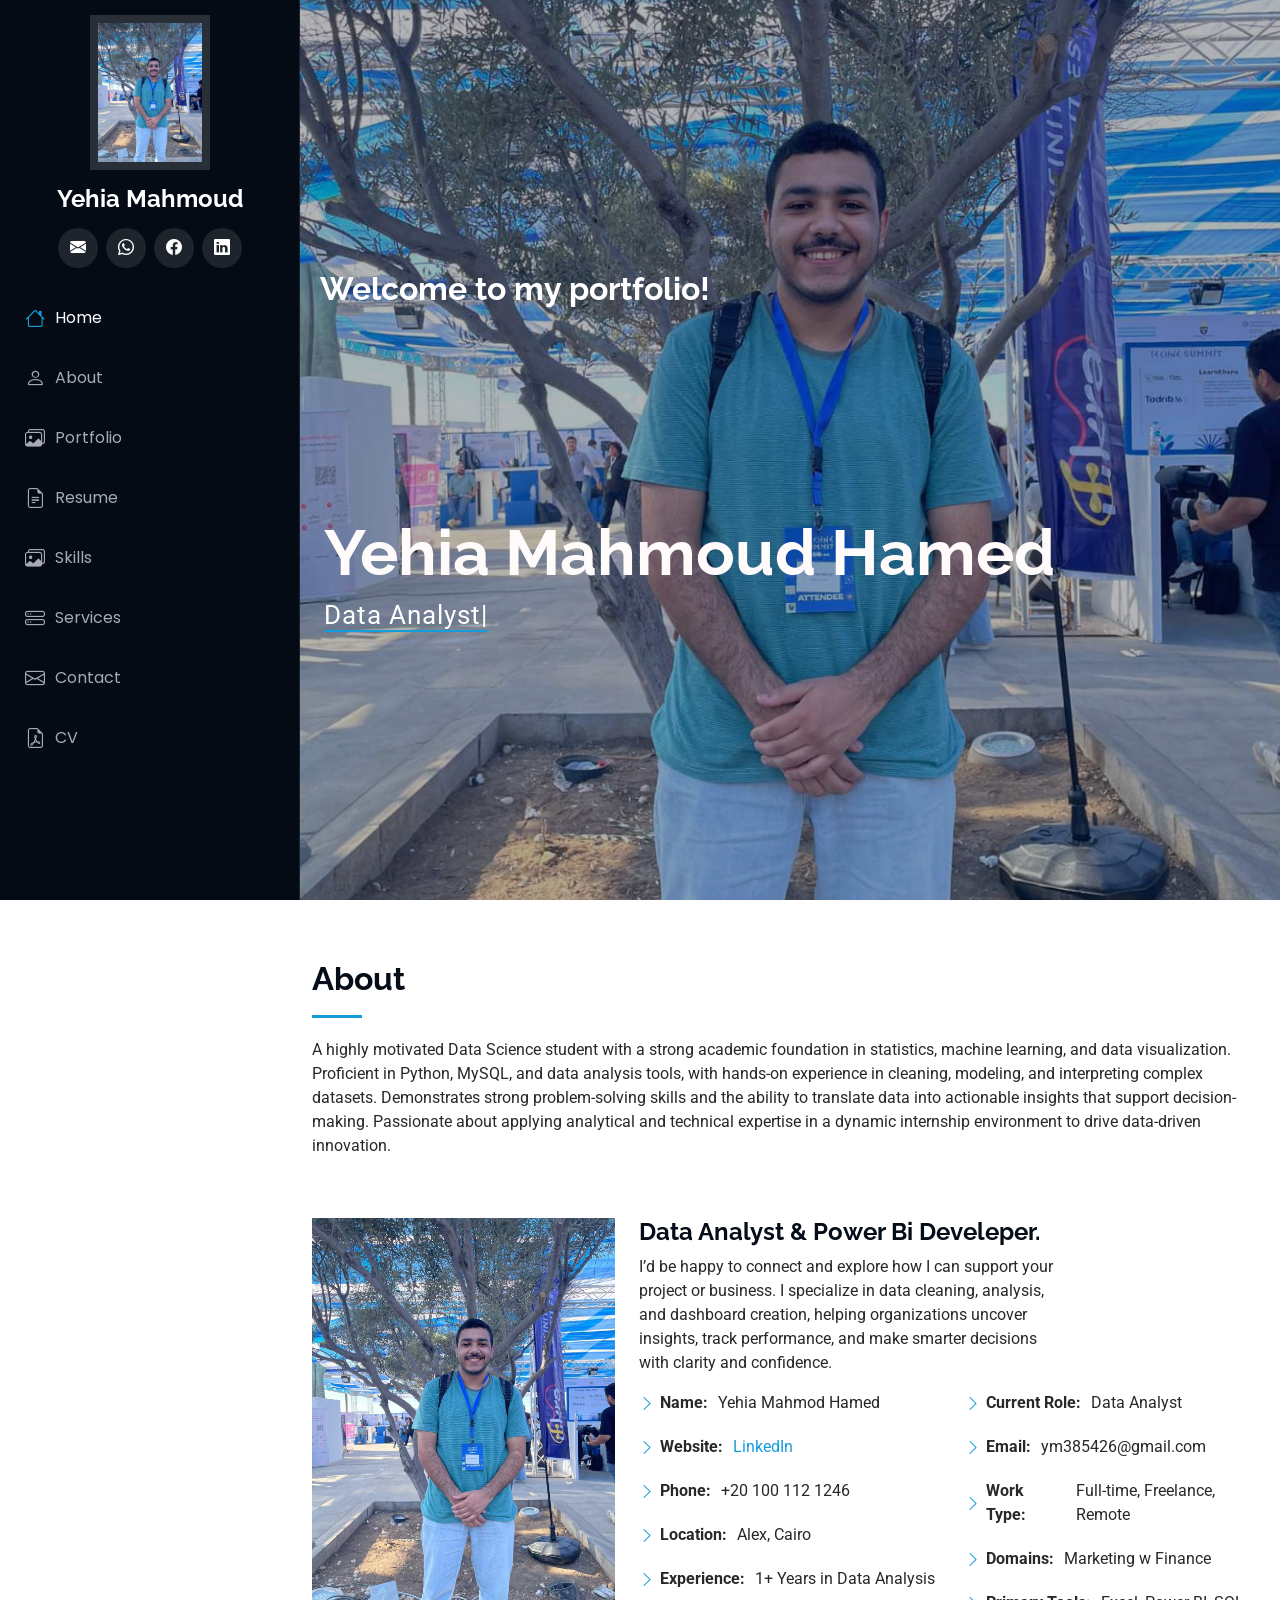
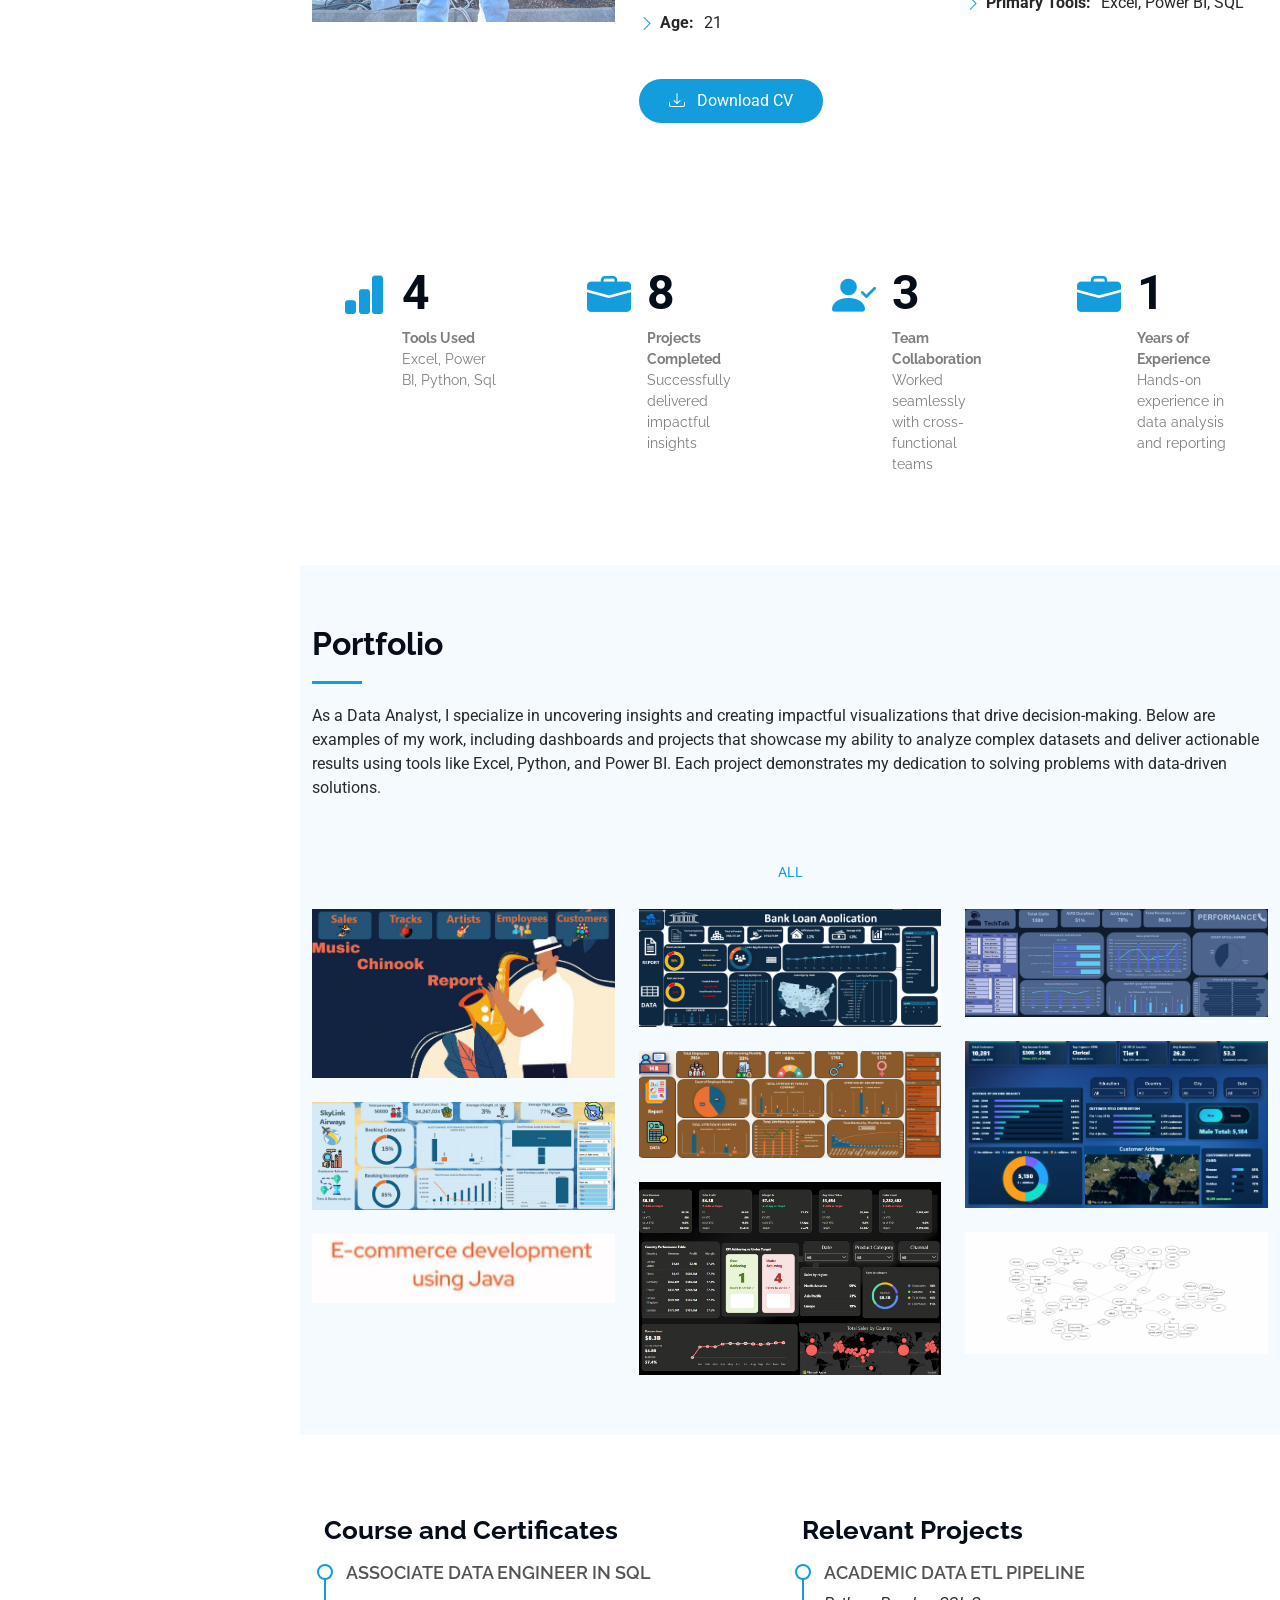
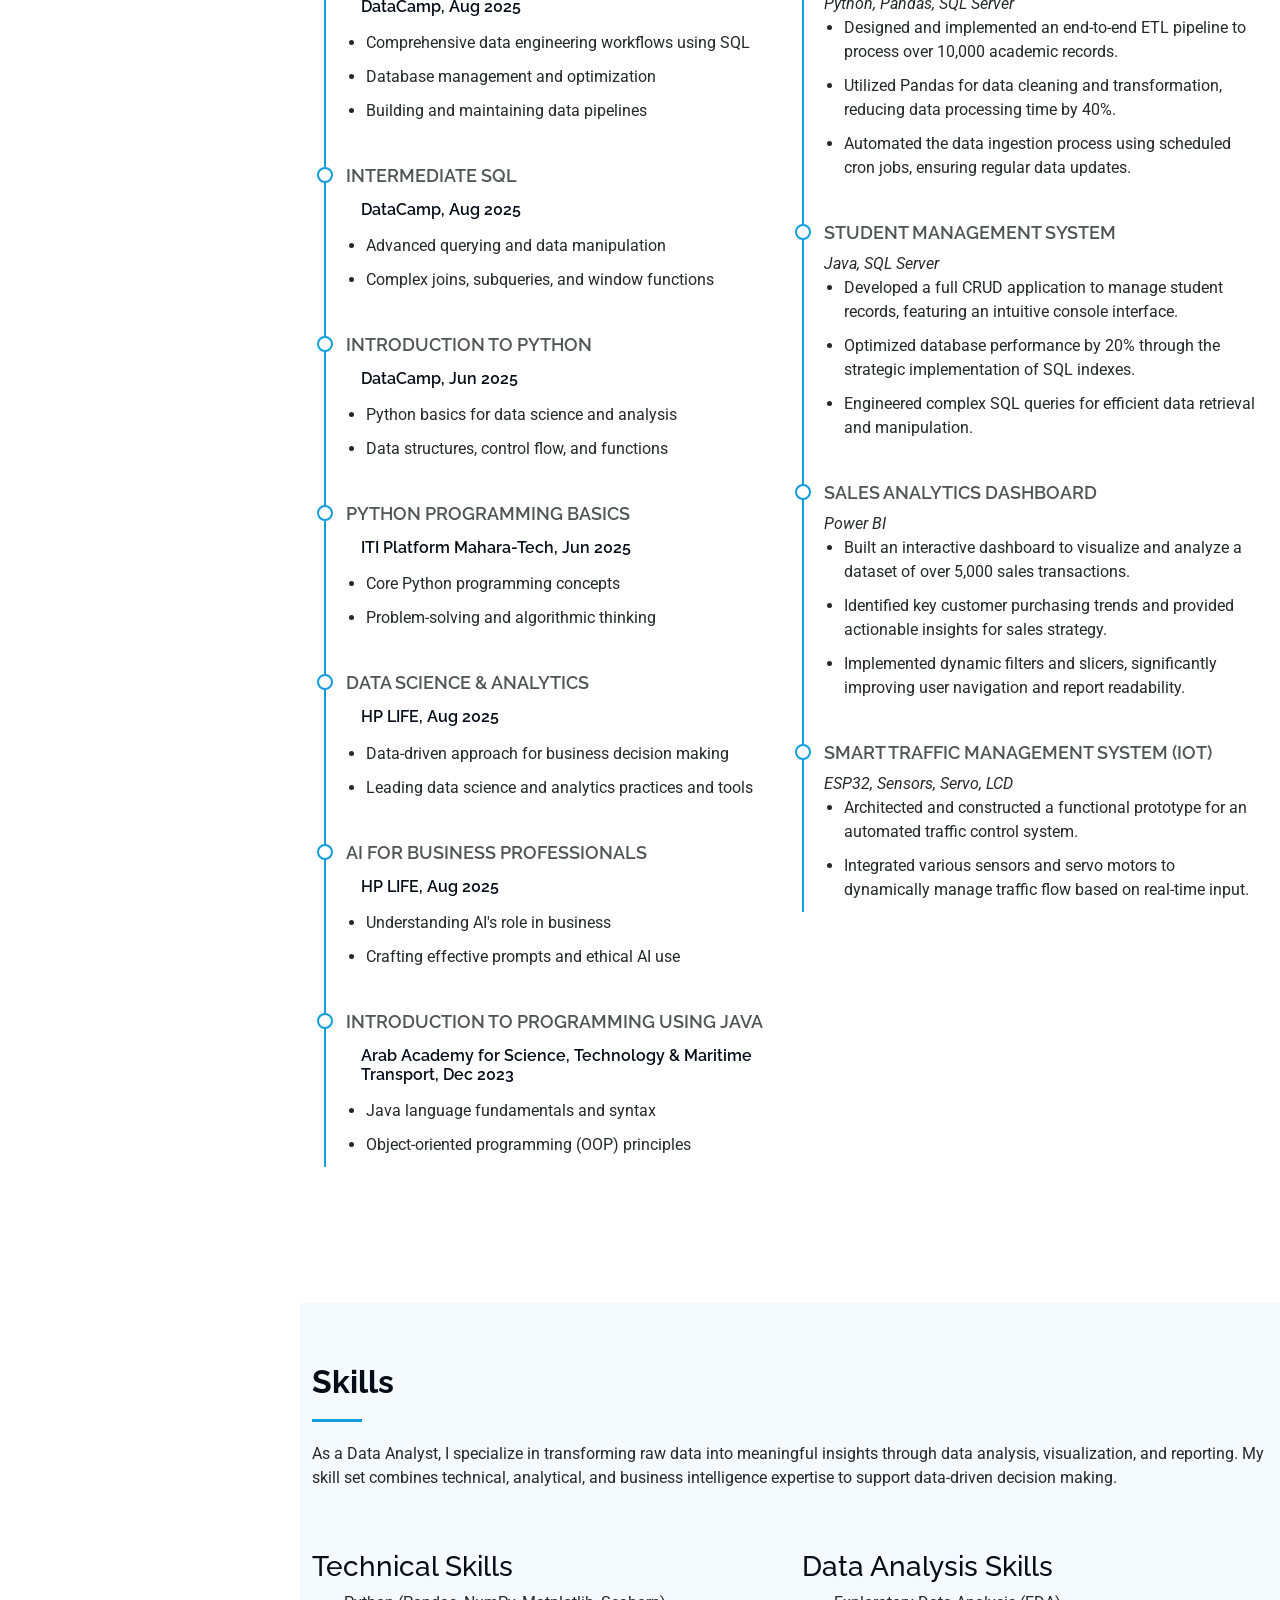
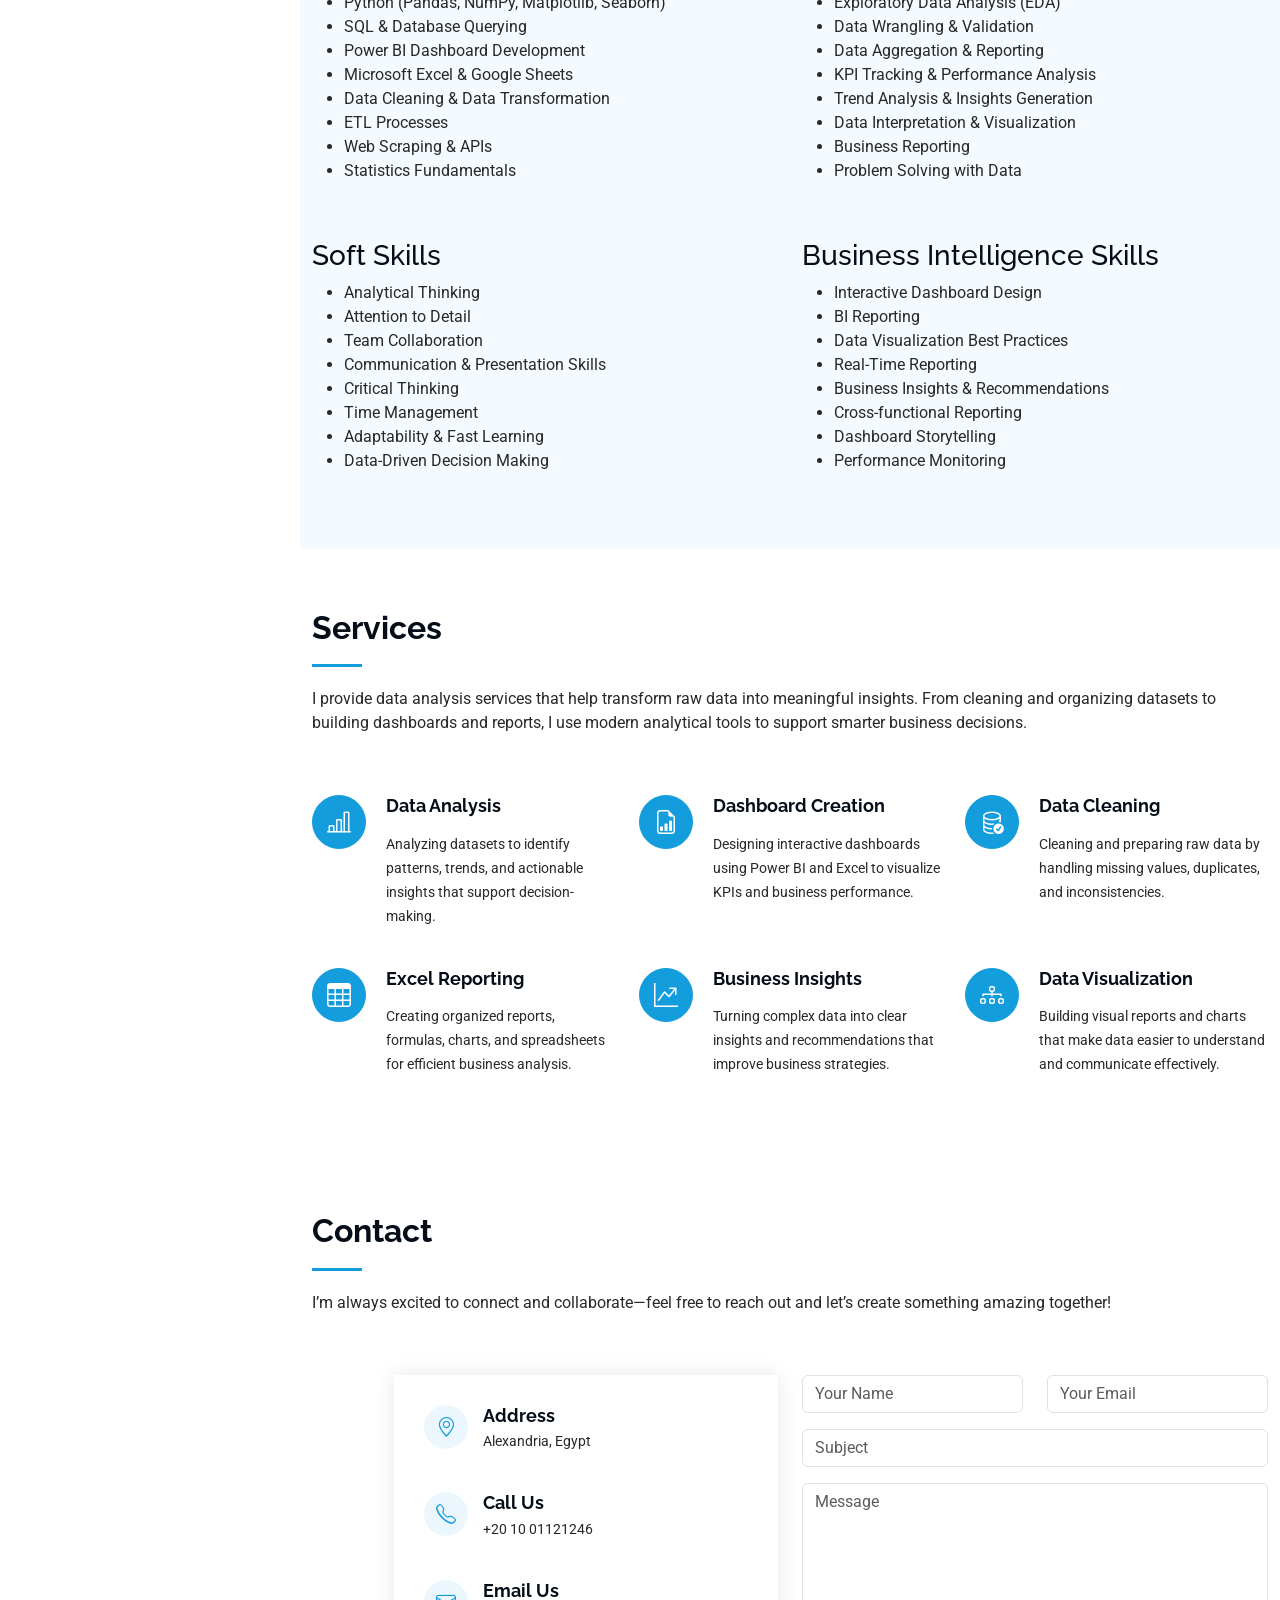
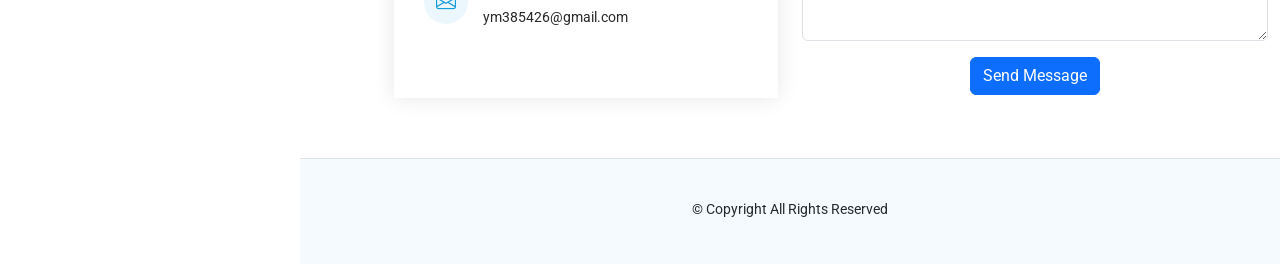
<file: index.html>
<!DOCTYPE html>
<html lang="en">

<head>
  <meta charset="utf-8">
  <meta content="width=device-width, initial-scale=1.0" name="viewport">
  <title>Yehia Mahmod</title>
  <meta content="" name="description">
  <meta content="" name="keywords">

  <!-- Favicons -->
  <link href="assets/img/favicon.png" rel="icon">
  <link href="assets/img/apple-touch-icon.png" rel="apple-touch-icon">

  <!-- Fonts -->
  <link href="https://fonts.googleapis.com" rel="preconnect">
  <link href="https://fonts.gstatic.com" rel="preconnect" crossorigin>
  <link href="https://fonts.googleapis.com/css2?family=Roboto:ital,wght@0,100;0,300;0,400;0,500;0,700;0,900;1,100;1,300;1,400;1,500;1,700;1,900&family=Poppins:ital,wght@0,100;0,200;0,300;0,400;0,500;0,600;0,700;0,800;0,900;1,100;1,200;1,300;1,400;1,500;1,600;1,700;1,800;1,900&family=Raleway:ital,wght@0,100;0,200;0,300;0,400;0,500;0,600;0,700;0,800;0,900;1,100;1,200;1,300;1,400;1,500;1,600;1,700;1,800;1,900&display=swap" rel="stylesheet">

  <!-- Vendor CSS Files -->
  <link href="assets/vendor/bootstrap/css/bootstrap.min.css" rel="stylesheet">
  <link href="assets/vendor/bootstrap-icons/bootstrap-icons.css" rel="stylesheet">
  <link href="assets/vendor/aos/aos.css" rel="stylesheet">
  <link href="assets/vendor/glightbox/css/glightbox.min.css" rel="stylesheet">
  <link href="assets/vendor/swiper/swiper-bundle.min.css" rel="stylesheet">

  <!-- Main CSS File -->
  <link href="assets/css/main.css" rel="stylesheet">

  <!-- =======================================================
  * Template Name: iPortfolio
  * Template URL: https://bootstrapmade.com/iportfolio-bootstrap-portfolio-websi-template/
  * Updated: Jun 29 2024 with Bootstrap v5.3.3
  * Author: BootstrapMade.com
  * License: https://bootstrapmade.com/license/
  ======================================================== -->
</head>

<body class="index-page" style="color: aqua;">

  <header id="header" class="header dark-background d-flex flex-column">
    <i class="header-toggle d-xl-none bi bi-list"></i>

    <div class="profile-img">
      <img src="assets\img/bg1.jpeg" alt="" class="img-fluid">
    </div>

    <a href="index.html" class="logo d-flex align-items-center justify-content-center">
      <!-- Uncomment the line below if you also wish to use an image logo -->
      <!-- <img src="assets/img/logo.png" alt=""> -->
      <h1 class="sitename">Yehia Mahmoud</h1>
    </a>

    <div class="social-links text-center">
<a href="mailto:ym385426@gmail.com" class="github" target="_blank"><i class="bi bi-envelope-fill"></i></a>    
  <a href="https://wa.me/201001121246" class="whatsapp"><i class="bi bi-whatsapp"></i></a>
      <a href="https://www.facebook.com/share/18Hygzycwx/" class="facebook" target="_blank"><i class="bi bi-facebook"></i></a>
      <a href="https://www.linkedin.com/in/yehia-mahmoud-hamed-saeed-b3a46526a" class="linkedin" target="_blank"><i class="bi bi-linkedin"></i></a>
    </div>

    <nav id="navmenu" class="navmenu">
      <ul>
        <li><a href="#hero" class="active"><i class="bi bi-house navicon"></i>Home</a></li>
        <li><a href="#about"><i class="bi bi-person navicon"></i> About</a></li>
        <li><a href="#portfolio"><i class="bi bi-images navicon"></i> Portfolio</a></li>
        <li><a href="#resume"><i class="bi bi-file-earmark-text navicon"></i> Resume</a></li>



        <li><a href="#Skills"><i class="bi bi-images navicon"></i> Skills</a></li>

        <li><a href="#services"><i class="bi bi-hdd-stack navicon"></i> Services</a></li>
        <li><a href="#contact"><i class="bi bi-envelope navicon"></i> Contact</a></li>
        <li><a href="assets/cv.pdf" target="_blank"><i class="bi bi-file-earmark-pdf navicon"></i> CV</a></li>
      </ul>
    </nav>

  </header>

  <main class="main">

    <!-- Hero Section -->
    <section id="hero" class="hero section dark-background">

      <img src="assets\img/bg1.jpeg" alt="" data-aos="fade-in" class="">

      <div class="container" style="position: relative;">
        <!-- النص العلوي في بداية الصفحة مع مسافة أكبر من الأعلى -->
        <h1 style="position: absolute; top: 5px; left: 20px; color: rgb(255, 255, 255); font-size: 2rem; font-weight: bold; z-index: 10;">     Welcome to my portfolio!</h1>
        
        <!-- الاسم تحت النص العلوي مع الحفاظ على مكانه -->
        <div class="container" data-aos="fade-up" data-aos-delay="100" style="margin-top: 250px;"> <!-- الحفاظ على المسافة المناسبة -->
          <h2 style="color: rgb(255, 251, 251); font-size: 4rem; font-weight: bold; line-height: 1.2;">Yehia Mahmoud Hamed</h2>
          <p> <span class="typed" data-typed-items="Data Analyst, Excel - Power Bi - Sql"></span>
            <span class="typed-cursor typed-cursor--blink" aria-hidden="true"></span><span class="typed-cursor typed-cursor--blink" aria-hidden="true"></span>
          </p>
        </div>
      </div>

    </section><!-- /Hero Section -->

    <!-- About Section -->
    <section id="about" class="about section">

      <!-- Section Title -->
      <div class="container section-title" data-aos="fade-up">
        <h2>About</h2>
        <p> A highly motivated Data Science student with a strong academic foundation in statistics, machine learning,
and data visualization. Proficient in Python, MySQL, and data analysis tools, with hands-on experience in
cleaning, modeling, and interpreting complex datasets. Demonstrates strong problem-solving skills and
the ability to translate data into actionable insights that support decision-making. Passionate about
applying analytical and technical expertise in a dynamic internship environment to drive data-driven
innovation.</p>
      </div><!-- End Section Title -->

      <div class="container" data-aos="fade-up" data-aos-delay="100">

        <div class="row gy-4 justify-content-center">
          <div class="col-lg-4">
            <img src="assets\img/bg1.jpeg" class="img-fluid" alt="">
          </div>
          <div class="col-lg-8 content">
            <h2>Data Analyst &amp; Power Bi Develeper.</h2>
            <p class="col-lg-8 content" >I’d be happy to connect and explore how I can support your project or business.
I specialize in data cleaning, analysis, and dashboard creation, helping organizations uncover insights, track performance, and make smarter decisions with clarity and confidence.   </p>
            <div class="row">
              <div class="col-lg-6">
                <ul>
                  <li><i class="bi bi-chevron-right"></i> <strong>Name:</strong> <span>Yehia Mahmod Hamed</span></li>
                  <li><i class="bi bi-chevron-right"></i> <strong>Website:</strong>
                   
                    <span> <a href="https://www.linkedin.com/in/yehia-mahmoud-hamed-saeed-b3a46526a"  target="_blank">LinkedIn</a> </span>
                  </li>
                  <li><i class="bi bi-chevron-right"></i> <strong>Phone:</strong> <span>+20 100 112 1246</span></li>
                  <li><i class="bi bi-chevron-right"></i> <strong>Location:</strong> <span>Alex, Cairo</span></li>
                  <li><i class="bi bi-chevron-right"></i> <strong>Experience:</strong> <span>1+ Years in Data Analysis</span></li>
                  <li><i class="bi bi-chevron-right"></i> <strong>Age:</strong> <span>21</span></li>
                </ul>
              </div>
              <div class="col-lg-6">
                <ul>
                  <li><i class="bi bi-chevron-right"></i> <strong>Current Role:</strong> <span> Data Analyst</span></li>
                  <li><i class="bi bi-chevron-right"></i> <strong>Email:</strong> <span>ym385426@gmail.com</span></li>
                  <li><i class="bi bi-chevron-right"></i> <strong>Work Type:</strong> <span>Full-time, Freelance, Remote</span></li>
                  <li><i class="bi bi-chevron-right"></i> <strong>Domains:</strong> <span>Marketing w Finance</span></li>
                  <li><i class="bi bi-chevron-right"></i> <strong>Primary Tools:</strong> <span>Excel, Power BI, SQL</span></li>
                </ul>
              </div>
            </div>
            <div class="mt-4">
              <a href="assets/Yehia Mahmoud.pdf" class="btn btn-primary" target="_blank" style="background-color: var(--accent-color); border: none; padding: 10px 30px; border-radius: 50px;">
                <i class="bi bi-download me-2"></i> Download CV
              </a>
            </div>
          </div>
        </div>
      </div>

    </section><!-- /About Section -->

    <!-- Stats Section -->
    <section id="stats" class="stats section">

      <div class="container" data-aos="fade-up" data-aos-delay="100">

        <div class="row gy-4">
          <div class="col-lg-3 col-md-6">
            <div class="stats-item">
              <i class="bi bi-bar-chart-fill"></i>
              <span data-purecounter-start="0" data-purecounter-end="4" data-purecounter-duration="1" class="purecounter"></span>
              <p><strong>Tools Used</strong> <span>Excel, Power BI, Python, Sql</span></p>
            </div>
          </div><!-- End Stats Item -->
          
          <div class="col-lg-3 col-md-6">
            <div class="stats-item">
              <i class="bi bi-briefcase-fill"></i>
              <span data-purecounter-start="0" data-purecounter-end="8" data-purecounter-duration="1" class="purecounter"></span>
              <p><strong>Projects Completed</strong> <span>Successfully delivered impactful insights</span></p>
            </div>
          </div><!-- End Stats Item -->
          
          <div class="col-lg-3 col-md-6">
            <div class="stats-item">
              <i class="bi bi-person-check-fill"></i>
              <span data-purecounter-start="0" data-purecounter-end="3" data-purecounter-duration="1" class="purecounter"></span>
              <p><strong>Team Collaboration</strong> <span>Worked seamlessly with cross-functional teams</span></p>
            </div>
          </div><!-- End Stats Item -->
          <div class="col-lg-3 col-md-6">
  <div class="stats-item">
    <i class="bi bi-briefcase-fill"></i>
    <span data-purecounter-start="0"
          data-purecounter-end="1"
          data-purecounter-duration="1"
          class="purecounter"></span>
    <p>
      <strong>Years of Experience</strong>
      <span>Hands-on experience in data analysis and reporting</span>
    </p>
  </div>
</div><!-- End Stats Item -->

      </div>

    </section><!-- /Stats Section -->


    <!-- Portfolio Section -->
    <section id="portfolio" class="portfolio section light-background">

      <!-- Section Title -->
      <div class="container section-title" data-aos="fade-up">
        <h2>Portfolio</h2>
        <p>As a Data Analyst, I specialize in uncovering insights and creating impactful visualizations that drive decision-making.  
Below are examples of my work, including dashboards and projects that showcase my ability to analyze complex datasets and deliver actionable results using tools like Excel, Python, and Power BI.  
Each project demonstrates my dedication to solving problems with data-driven solutions.
  </p>
      </div><!-- End Section Title -->

      <div class="container">

        <div class="isotope-layout" data-default-filter="*" data-layout="masonry" data-sort="original-order">

          <ul class="portfolio-filters isotope-filters" data-aos="fade-up" data-aos-delay="100">
            <li data-filter="*" class="filter-active">All</li>
          </ul><!-- End Portfolio Filters -->

          <div class="row gy-4 isotope-container" data-aos="fade-up" data-aos-delay="200">
            <div class="col-lg-4 col-md-6 portfolio-item isotope-item filter-app">
              <div class="portfolio-content h-100">
                <img src="assets/img/mylers3.jpeg" class="img-fluid" alt="">
                <div class="portfolio-info">
                  <p> Music Chinook </p>
                  <a href="assets/img/mylers1.jpeg" title="Zoom in" data-gallery="portfolio-gallery-app" class="glightbox preview-link"><i class="bi bi-zoom-in"></i></a>
                  <a href="yehia_project.html" title="More Details" class="details-link"><i class="bi bi-link-45deg"></i></a>
                </div>
              </div>
            </div>
            
            <div class="col-lg-4 col-md-6 portfolio-item isotope-item filter-app">
              <div class="portfolio-content h-100">
                <img src="assets\img/bankloan.jpeg" class="img-fluid" alt="">
                <div class="portfolio-info">
                  <p>Bank Loan </p>
                  <a href="assets\img/bankloan.jpeg" title="Zoom in" data-gallery="portfolio-gallery-app" class="glightbox preview-link"><i class="bi bi-zoom-in"></i></a>
                  <a href="bank_loan_final.html" title="More Details" class="details-link"><i class="bi bi-link-45deg"></i></a>
                </div>
              </div>
            </div>
            
            
            
            
            
              <div class="col-lg-4 col-md-6 portfolio-item isotope-item filter-app">
              <div class="portfolio-content h-100">
                <img src="assets\img/tech.jpeg" class="img-fluid" alt="">
                <div class="portfolio-info">
                  <p>Tech Talk </p>
                  <a href="assets\img/tech.jpeg" title="Zoom in" data-gallery="portfolio-gallery-app" class="glightbox preview-link"><i class="bi bi-zoom-in"></i></a>
                </div>
              </div>
            </div>
            




 <div class="col-lg-4 col-md-6 portfolio-item isotope-item filter-app">
              <div class="portfolio-content h-100">
                <img src="assets/img/sales2.jpeg" class="img-fluid" alt="">
                <div class="portfolio-info">
                  <p> Sales Dashboard </p>
                  <a href="assets/img/sales2.jpeg" title="Zoom in" data-gallery="portfolio-gallery-app" class="glightbox preview-link"><i class="bi bi-zoom-in"></i></a>
                  <a href="sales.html" title="More Details" class="details-link"><i class="bi bi-link-45deg"></i></a>
                </div>
              </div>
            </div>



             <div class="col-lg-4 col-md-6 portfolio-item isotope-item filter-app">
              <div class="portfolio-content h-100">
                <img src="assets\img\hr.jpeg" class="img-fluid" alt="">
                <div class="portfolio-info">
                  <p>HR </p>
                  <a href="assets\img\hr.jpeg" title="Zoom in" data-gallery="portfolio-gallery-app" class="glightbox preview-link"><i class="bi bi-zoom-in"></i></a>
                </div>
              </div>
            </div>
            
            
            
            
            
             <div class="col-lg-4 col-md-6 portfolio-item isotope-item filter-app">
              <div class="portfolio-content h-100">
                <img src="assets\img\airlinepic.jpeg" class="img-fluid" alt="">
                <div class="portfolio-info">
                  <p>Airline </p>
                  <a href="assets\img\airlinepic.jpeg" title="Zoom in" data-gallery="portfolio-gallery-app" class="glightbox preview-link"><i class="bi bi-zoom-in"></i></a>
                  <a href="airline_booking_project.html" title="More Details" class="details-link"><i class="bi bi-link-45deg"></i></a>
                </div>
              </div>
            </div>









                  
             <div class="col-lg-4 col-md-6 portfolio-item isotope-item filter-app">
              <div class="portfolio-content h-100">
                <img src="assets\img\ecom.jpeg" class="img-fluid" alt="">
                <div class="portfolio-info">
                  <p>E-Commerce </p>
                  <a href="assets\img\ecom.jpeg" title="Zoom in" data-gallery="portfolio-gallery-app" class="glightbox preview-link"><i class="bi bi-zoom-in"></i></a>
                  <a href="ecommerce_project.html" title="More Details" class="details-link"><i class="bi bi-link-45deg"></i></a>
                </div>
              </div>
            </div>
            
            
              <div class="col-lg-4 col-md-6 portfolio-item isotope-item filter-app">
              <div class="portfolio-content h-100">
                <img src="assets\img/erd.jpeg" class="img-fluid" alt="">
                <div class="portfolio-info">
                  <p>ERD </p>
                  <a href="assets\img/erd.jpeg" title="Zoom in" data-gallery="portfolio-gallery-app" class="glightbox preview-link"><i class="bi bi-zoom-in"></i></a>
                  <a href="https://github.com/Yehiama7moud/E-commerce-project" title="More Details" class="details-link"><i class="bi bi-link-45deg"></i></a>

                </div>
              </div>
            </div>
            
            
             
            





 <div class="col-lg-4 col-md-6 portfolio-item isotope-item filter-app">
              <div class="portfolio-content h-100">
                <img src="assets\img\java.jpeg" class="img-fluid" alt="">
                <div class="portfolio-info">
                  <p> </p>
                  <a href="assets\img\java.jpeg" title="Zoom in" data-gallery="portfolio-gallery-app" class="glightbox preview-link"><i class="bi bi-zoom-in"></i></a>
                  <a href="https://github.com/Ye7iab7b7/assignment" title="More Details" class="details-link"><i class="bi bi-link-45deg"></i></a>

                </div>
              </div>
            </div>






            
            
            <!-- End Portfolio Item -->

                    
            

        </div>

      </div>

    </section><!-- /Portfolio Section -->

        <!-- Resume Section -->
        <section id="resume" class="resume section">

          <!-- Section Title -->
          <div class="container section-title" data-aos="fade-up">
           
    
          <div class="container">
    
            <div class="row">
    
              <div class="col-lg-6" data-aos="fade-up" data-aos-delay="100">
                
            
                <h3 class="resume-title">Course and Certificates</h3>
                <div class="resume-item">
                    <h4>Associate Data Engineer in SQL</h4>
                    <h5>DataCamp, Aug 2025</h5>
                    <ul>
                        <li>Comprehensive data engineering workflows using SQL</li>
                        <li>Database management and optimization</li>
                        <li>Building and maintaining data pipelines</li>
                    </ul>
                </div><!-- End Resume Item -->
            
                <div class="resume-item">
                    <h4>Intermediate SQL</h4>
                    <h5>DataCamp, Aug 2025</h5>
                    <ul>
                        <li>Advanced querying and data manipulation</li>
                        <li>Complex joins, subqueries, and window functions</li>
                    </ul>
                </div><!-- End Resume Item -->
            
                <div class="resume-item">
                    <h4>Introduction to Python</h4>
                    <h5>DataCamp, Jun 2025</h5>
                    <ul>
                        <li>Python basics for data science and analysis</li>
                        <li>Data structures, control flow, and functions</li>
                    </ul>
                </div><!-- End Resume Item -->
            
                <div class="resume-item">
                    <h4>Python Programming Basics</h4>
                    <h5>ITI Platform Mahara-Tech, Jun 2025</h5>
                    <ul>
                        <li>Core Python programming concepts</li>
                        <li>Problem-solving and algorithmic thinking</li>
                    </ul>
                </div><!-- End Resume Item -->
            
                <div class="resume-item">
                    <h4>Data Science & Analytics</h4>
                    <h5>HP LIFE, Aug 2025</h5>
                    <ul>
                        <li>Data-driven approach for business decision making</li>
                        <li>Leading data science and analytics practices and tools</li>
                    </ul>
                </div><!-- End Resume Item -->

                <div class="resume-item">
                    <h4>AI for Business Professionals</h4>
                    <h5>HP LIFE, Aug 2025</h5>
                    <ul>
                        <li>Understanding AI's role in business</li>
                        <li>Crafting effective prompts and ethical AI use</li>
                    </ul>
                </div><!-- End Resume Item -->

                <div class="resume-item">
                    <h4>Introduction to Programming Using Java</h4>
                    <h5>Arab Academy for Science, Technology & Maritime Transport, Dec 2023</h5>
                    <ul>
                        <li>Java language fundamentals and syntax</li>
                        <li>Object-oriented programming (OOP) principles</li>
                    </ul>
                </div><!-- End Resume Item -->
            
            </div>
            
            <div class="col-lg-6" data-aos="fade-up" data-aos-delay="200">
                <h3 class="resume-title">Relevant Projects</h3>
                 <div class="resume-item">
                       <h4> Academic Data ETL Pipeline</h4>
                       <p><em>Python, Pandas, SQL Server</em></p>
                     <ul>
                       <li> Designed and implemented an end-to-end ETL pipeline to process over 10,000 academic records.</li>
                       <li>Utilized Pandas for data cleaning and transformation, reducing data processing time by 40%.</li>
                       <li>Automated the data ingestion process using scheduled cron jobs, ensuring regular data updates.</li>
                     </ul>
                </div><!-- End Resume Item -->
                <div class="resume-item">
                       <h4> Student Management System</h4>
                       <p><em>Java, SQL Server</em></p>
                     <ul>
                       <li> Developed a full CRUD application to manage student records, featuring an intuitive console interface.</li>
                       <li>Optimized database performance by 20% through the strategic implementation of SQL indexes.</li>
                       <li>Engineered complex SQL queries for efficient data retrieval and manipulation.</li>
                     </ul>
                </div><!-- End Resume Item -->
          
              
              <div class="resume-item">
                  <h4>Sales Analytics Dashboard</h4>
                  <p><em>Power BI</em></p>
                  <ul>
                      <li>Built an interactive dashboard to visualize and analyze a dataset of over 5,000 sales transactions.</li>
                      <li>Identified key customer purchasing trends and provided actionable insights for sales strategy.</li>
                      <li>Implemented dynamic filters and slicers, significantly improving user navigation and report readability.</li>
                  </ul>
              </div><!-- End Resume Item -->
          
              <div class="resume-item">
                  <h4>Smart Traffic Management System (IoT)</h4>
                  <p><em>ESP32, Sensors, Servo, LCD</em></p>
                  <ul>
                      <li>Architected and constructed a functional prototype for an automated traffic control system.</li>
                      <li>Integrated various sensors and servo motors to dynamically manage traffic flow based on real-time input.</li>
                    </ul>
              </div><!-- End Resume Item -->
          
          </div>
          
  
        </div>
  
      </section><!-- /Resume Section -->
            <!-- Skills Section -->
    
  
        </section><!-- /Resume Section -->
        <!-- Professional Experience Section -->
      

      <!-- Skills Section -->
    
  
        </section><!-- /Resume Section -->
        <!-- Skills Section -->
     <section id="Skills" class="skills section light-background">

  <!-- Section Title -->
  <div class="container section-title" data-aos="fade-up">
    <h2>Skills</h2>
    <p>
      As a Data Analyst, I specialize in transforming raw data into meaningful insights
      through data analysis, visualization, and reporting. My skill set combines technical,
      analytical, and business intelligence expertise to support data-driven decision making.
    </p>
  </div>
  <!-- End Section Title -->

  <div class="container" data-aos="fade-up" data-aos-delay="100">

    <!-- Row 1 -->
    <div class="row skills-section gy-4">

      <!-- Technical Skills -->
      <div class="col-lg-6">
        <div class="skill-box">
          <h3>Technical Skills</h3>
          <ul>
            <li>Python (Pandas, NumPy, Matplotlib, Seaborn)</li>
            <li>SQL & Database Querying</li>
            <li>Power BI Dashboard Development</li>
            <li>Microsoft Excel & Google Sheets</li>
            <li>Data Cleaning & Data Transformation</li>
            <li>ETL Processes</li>
            <li>Web Scraping & APIs</li>
            <li>Statistics Fundamentals</li>
          </ul>
        </div>
      </div>

      <!-- Data Analysis Skills -->
      <div class="col-lg-6">
        <div class="skill-box">
          <h3>Data Analysis Skills</h3>
          <ul>
            <li>Exploratory Data Analysis (EDA)</li>
            <li>Data Wrangling & Validation</li>
            <li>Data Aggregation & Reporting</li>
            <li>KPI Tracking & Performance Analysis</li>
            <li>Trend Analysis & Insights Generation</li>
            <li>Data Interpretation & Visualization</li>
            <li>Business Reporting</li>
            <li>Problem Solving with Data</li>
          </ul>
        </div>
      </div>

    </div>

    <!-- Row 2 -->
    <div class="row skills-section gy-4 mt-3">

      <!-- Soft Skills -->
      <div class="col-lg-6">
        <div class="skill-box">
          <h3>Soft Skills</h3>
          <ul>
            <li>Analytical Thinking</li>
            <li>Attention to Detail</li>
            <li>Team Collaboration</li>
            <li>Communication & Presentation Skills</li>
            <li>Critical Thinking</li>
            <li>Time Management</li>
            <li>Adaptability & Fast Learning</li>
            <li>Data-Driven Decision Making</li>
          </ul>
        </div>
      </div>

      <!-- Business Intelligence -->
      <div class="col-lg-6">
        <div class="skill-box">
          <h3>Business Intelligence Skills</h3>
          <ul>
            <li>Interactive Dashboard Design</li>
            <li>BI Reporting</li>
            <li>Data Visualization Best Practices</li>
            <li>Real-Time Reporting</li>
            <li>Business Insights & Recommendations</li>
            <li>Cross-functional Reporting</li>
            <li>Dashboard Storytelling</li>
            <li>Performance Monitoring</li>
          </ul>
        </div>
      </div>

    </div>

  </div>

</section>
    
    <!-- Services Section -->
  <section id="services" class="services section">

  <!-- Section Title -->
  <div class="container section-title" data-aos="fade-up">
    <h2>Services</h2>
    <p>
      I provide data analysis services that help transform raw data into meaningful insights.
      From cleaning and organizing datasets to building dashboards and reports, I use modern
      analytical tools to support smarter business decisions.
    </p>
  </div>
  <!-- End Section Title -->

  <div class="container">

    <div class="row gy-4">

      <div class="col-lg-4 col-md-6 service-item d-flex" data-aos="fade-up" data-aos-delay="100">
        <div class="icon flex-shrink-0"><i class="bi bi-bar-chart-line"></i></div>
        <div>
          <h4 class="title">Data Analysis</h4>
          <p class="description">
            Analyzing datasets to identify patterns, trends, and actionable insights that support decision-making.
          </p>
        </div>
      </div>
      <!-- End Service Item -->

      <div class="col-lg-4 col-md-6 service-item d-flex" data-aos="fade-up" data-aos-delay="200">
        <div class="icon flex-shrink-0"><i class="bi bi-file-earmark-bar-graph"></i></div>
        <div>
          <h4 class="title">Dashboard Creation</h4>
          <p class="description">
            Designing interactive dashboards using Power BI and Excel to visualize KPIs and business performance.
          </p>
        </div>
      </div>
      <!-- End Service Item -->

      <div class="col-lg-4 col-md-6 service-item d-flex" data-aos="fade-up" data-aos-delay="300">
        <div class="icon flex-shrink-0"><i class="bi bi-database-check"></i></div>
        <div>
          <h4 class="title">Data Cleaning</h4>
          <p class="description">
            Cleaning and preparing raw data by handling missing values, duplicates, and inconsistencies.
          </p>
        </div>
      </div>
      <!-- End Service Item -->

      <div class="col-lg-4 col-md-6 service-item d-flex" data-aos="fade-up" data-aos-delay="400">
        <div class="icon flex-shrink-0"><i class="bi bi-table"></i></div>
        <div>
          <h4 class="title">Excel Reporting</h4>
          <p class="description">
            Creating organized reports, formulas, charts, and spreadsheets for efficient business analysis.
          </p>
        </div>
      </div>
      <!-- End Service Item -->

      <div class="col-lg-4 col-md-6 service-item d-flex" data-aos="fade-up" data-aos-delay="500">
        <div class="icon flex-shrink-0"><i class="bi bi-graph-up-arrow"></i></div>
        <div>
          <h4 class="title">Business Insights</h4>
          <p class="description">
            Turning complex data into clear insights and recommendations that improve business strategies.
          </p>
        </div>
      </div>
      <!-- End Service Item -->

      <div class="col-lg-4 col-md-6 service-item d-flex" data-aos="fade-up" data-aos-delay="600">
        <div class="icon flex-shrink-0"><i class="bi bi-diagram-3"></i></div>
        <div>
          <h4 class="title">Data Visualization</h4>
          <p class="description">
            Building visual reports and charts that make data easier to understand and communicate effectively.
          </p>
        </div>
      </div>
      <!-- End Service Item -->

    </div>

  </div>

</section>

  

    <!-- Contact Section -->
    <section id="contact" class="contact section">

  <!-- Section Title -->
  <div class="container section-title" data-aos="fade-up">
    <h2>Contact</h2>
    <p>I’m always excited to connect and collaborate—feel free to reach out and let’s create something amazing together!</p>
  </div><!-- End Section Title -->

  <div class="container" data-aos="fade-up" data-aos-delay="100">
    <div class="row gy-4 flex-row-reverse">

      <!-- الفورم -->
      <div class="col-lg-6">
<form action="https://api.web3forms.com/submit" method="POST">
  <input type="hidden" name="access_key" value="bd8c4fa4-2e28-4e62-86d2-3467deb721f0">
  <div class="row gy-3">

    <div class="col-md-6">
      <input type="text" name="name" class="form-control" placeholder="Your Name" required>
    </div>

    <div class="col-md-6">
      <input type="email" name="email" class="form-control" placeholder="Your Email" required>
    </div>

    <div class="col-12">
      <input type="text" name="subject" class="form-control" placeholder="Subject" required>
    </div>

    <div class="col-12">
      <textarea name="message" class="form-control" rows="6" placeholder="Message" required></textarea>
    </div>

    <div class="col-12 text-center">
      <button type="submit" class="btn btn-primary">Send Message</button>
    </div>

  </div>

</form>

<div id="msg" style="display:none; color:green; text-align:center; margin-top:10px;">
  Message sent successfully ✅
</div>
      </div>


      
      <!-- بيانات التواصل -->
      <div class="col-lg-5">
        <div class="info-wrap">

          <div class="info-item d-flex" data-aos="fade-up" data-aos-delay="200">
            <i class="bi bi-geo-alt flex-shrink-0"></i>
            <div>
              <h3>Address</h3>
              <p>Alexandria, Egypt</p>
            </div>
          </div>

          <div class="info-item d-flex" data-aos="fade-up" data-aos-delay="300">
            <i class="bi bi-telephone flex-shrink-0"></i>
            <div>
              <h3>Call Us</h3>
              <p>+20 10 01121246</p>
            </div>
          </div>

          <div class="info-item d-flex" data-aos="fade-up" data-aos-delay="400">
            <i class="bi bi-envelope flex-shrink-0"></i>
            <div>
              <h3>Email Us</h3>
              <p>ym385426@gmail.com</p>
            </div>
          </div>

        </div>
      </div>

    </div>
  </div>

</section><!-- /Contact Section -->

  </main>

  <footer id="footer" class="footer position-relative light-background">

    <div class="container">
      <div class="copyright text-center ">
        <p>© <span>Copyright</span>  <span>All Rights Reserved</span></p>
      </div>
      <div class="credits">
        <!-- All the links in the footer should remain intact. -->
        <!-- You can delete the links only if you've purchased the pro version. -->
        <!-- Licensing information: https://bootstrapmade.com/license/ -->
        <!-- Purchase the pro version with working PHP/AJAX contact form: [buy-url] -->
      </div>
    </div>

  </footer>

  <!-- Scroll Top -->
  <a href="#" id="scroll-top" class="scroll-top d-flex align-items-center justify-content-center"><i class="bi bi-arrow-up-short"></i></a>

  <!-- Preloader -->
  <div id="preloader"></div>

  <!-- Vendor JS Files -->
  <script src="assets/vendor/bootstrap/js/bootstrap.bundle.min.js"></script>
  <script src="assets/vendor/php-email-form/validate.js"></script>
  <script src="assets/vendor/aos/aos.js"></script>
  <script src="assets/vendor/typed.js/typed.umd.js"></script>
  <script src="assets/vendor/purecounter/purecounter_vanilla.js"></script>
  <script src="assets/vendor/waypoints/noframework.waypoints.js"></script>
  <script src="assets/vendor/glightbox/js/glightbox.min.js"></script>
  <script src="assets/vendor/imagesloaded/imagesloaded.pkgd.min.js"></script>
  <script src="assets/vendor/isotope-layout/isotope.pkgd.min.js"></script>
  <script src="assets/vendor/swiper/swiper-bundle.min.js"></script>

  <!-- Main JS File -->
  <script src="assets/js/main.js"></script>

</body>



</html>
</file>
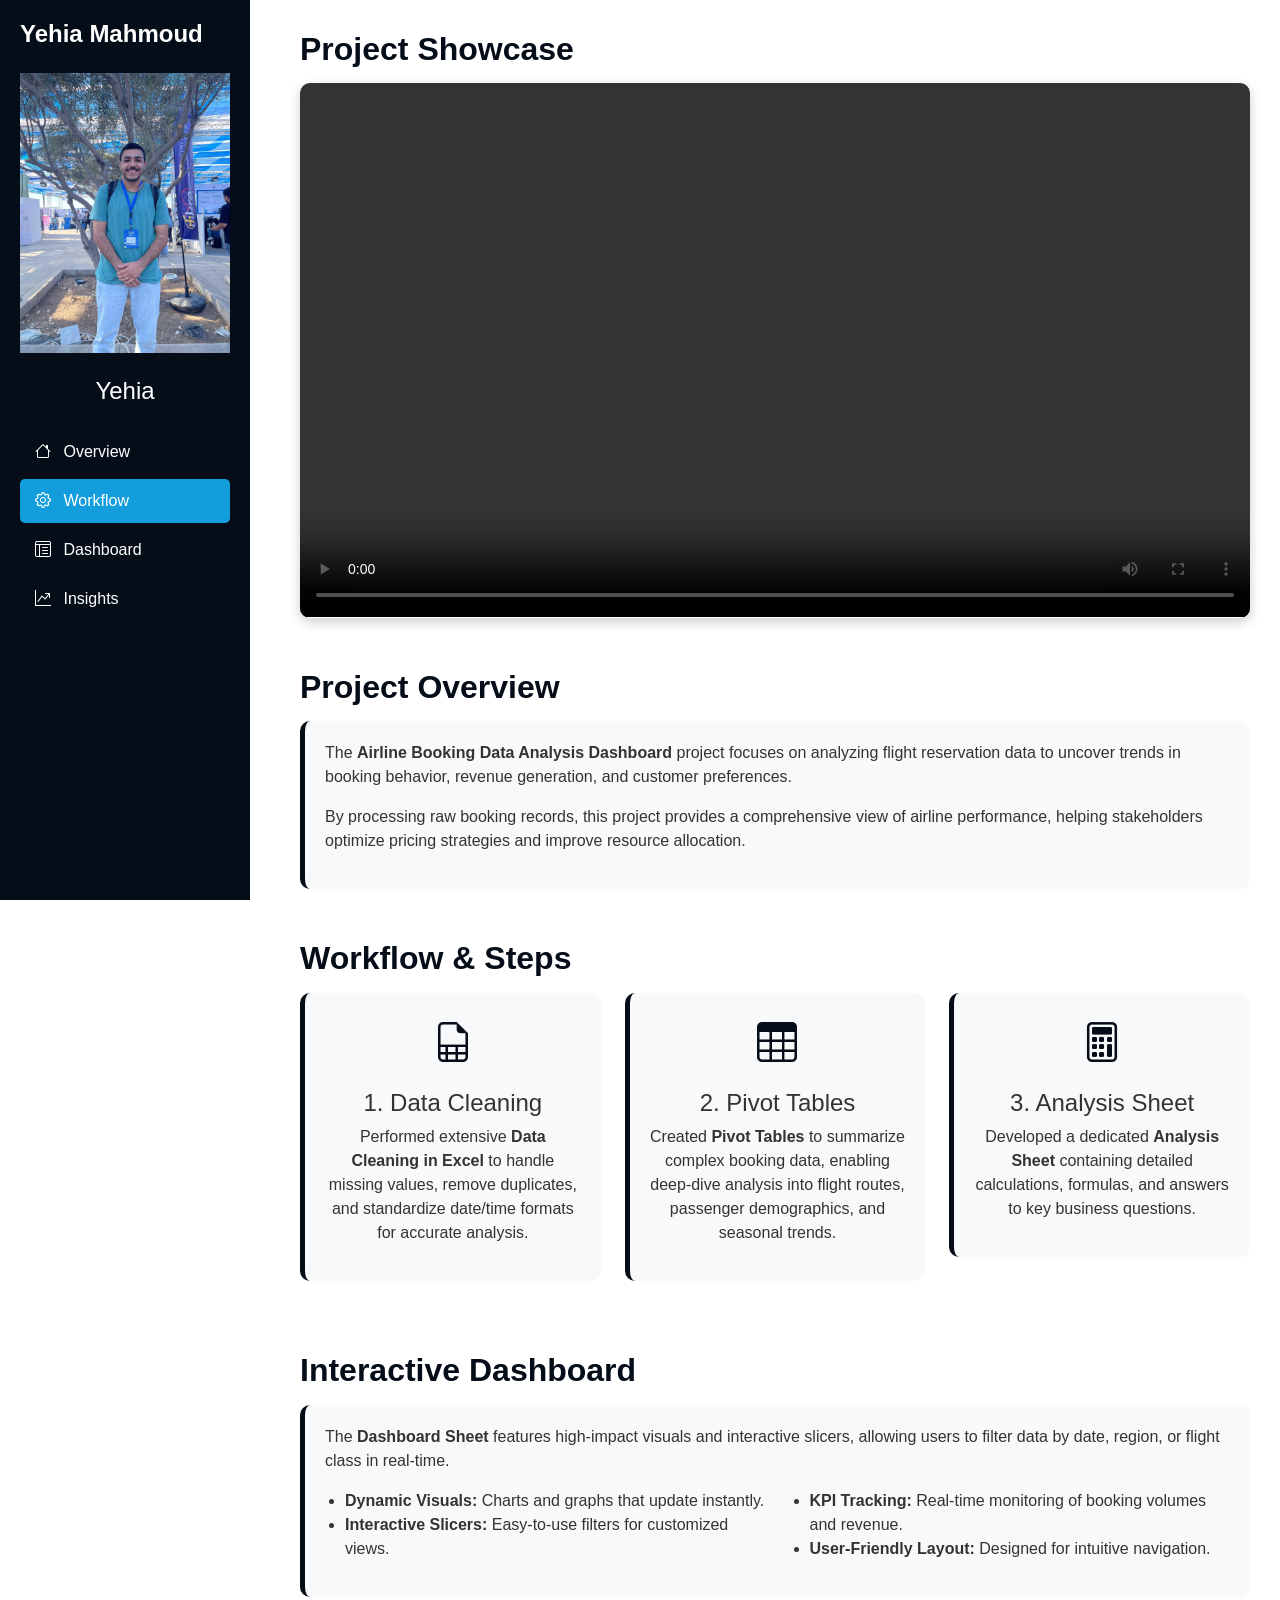
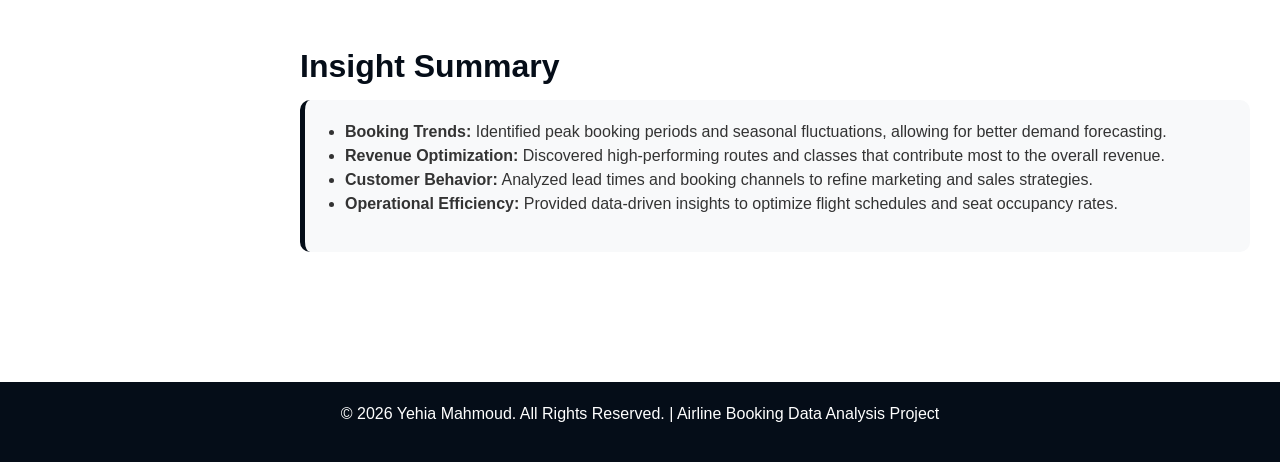
<file: airline_booking_project.html>
<!DOCTYPE html>
<html lang="en">

<head>
  <meta charset="UTF-8">
  <meta name="viewport" content="width=device-width, initial-scale=1.0">
  <title>Airline Booking Project - Yehia</title>

  <!-- Bootstrap CSS -->
  <link href="https://cdn.jsdelivr.net/npm/bootstrap@5.3.0/dist/css/bootstrap.min.css" rel="stylesheet">

  <!-- Icons -->
  <link href="https://cdn.jsdelivr.net/npm/bootstrap-icons@1.10.5/font/bootstrap-icons.css" rel="stylesheet">

  <style>
    /* Colors from Template */
    :root {
      --gold: #149ddd;
      --turquoise: #050d18;
      --lightgreen: #050d18;
      --white: #FFFFFF;
    }

    body {
      font-family: 'Roboto', sans-serif;
      background-color: var(--white);
      color: #333;
      scroll-behavior: smooth;
    }

    /* Sidebar */
    #sidebar {
      position: fixed;
      left: 0;
      top: 0;
      width: 250px;
      height: 100%;
      background-color: var(--turquoise);
      color: var(--white);
      padding: 20px;
      overflow-y: auto;
      z-index: 1000;
    }

    #sidebar h2 {
      font-size: 24px;
      margin: 0;
      font-weight: 700;
      color: var(--white);
    }

    #sidebar .profile-img {
      text-align: center;
      margin-bottom: 20px;
    }

    #sidebar .profile-img img {
      width: 120px;
      height: 120px;
      border-radius: 50%;
      border: 5px solid rgba(255, 255, 255, 0.2);
    }

    #sidebar a {
      display: block;
      color: var(--white);
      padding: 10px 15px;
      margin: 5px 0;
      border-radius: 5px;
      text-decoration: none;
      transition: 0.3s;
    }

    #sidebar a:hover,
    #sidebar a.active {
      background-color: var(--gold);
      color: var(--white);
    }

    /* Main content */
    main {
      margin-left: 270px;
      padding: 30px;
    }

    section h2 {
      color: var(--turquoise);
      margin-bottom: 15px;
      font-weight: 700;
    }

    .video-container {
      position: relative;
      padding-bottom: 56.25%; /* 16:9 Aspect Ratio */
      height: 0;
      overflow: hidden;
      border-radius: 10px;
      box-shadow: 0 4px 12px rgba(0, 0, 0, 0.2);
      margin-bottom: 30px;
    }

    .video-container iframe, .video-container video {
      position: absolute;
      top: 0;
      left: 0;
      width: 100%;
      height: 100%;
    }

    .project-card {
      background: #f8f9fa;
      padding: 20px;
      border-radius: 10px;
      margin-bottom: 20px;
      border-left: 5px solid var(--turquoise);
    }

    ul, ol {
      padding-left: 20px;
    }

    footer {
      background-color: var(--lightgreen);
      color: var(--white);
      padding: 20px 0;
      text-align: center;
      margin-top: 50px;
    }

    section {
      margin-bottom: 50px;
    }

    /* Mobile Toggle */
    .mobile-nav-toggle {
      position: fixed;
      right: 15px;
      top: 15px;
      z-index: 9998;
      border: 0;
      background: var(--gold);
      color: #fff;
      width: 40px;
      height: 40px;
      border-radius: 50%;
      display: none;
      align-items: center;
      justify-content: center;
      cursor: pointer;
    }

    @media (max-width: 992px) {
      .mobile-nav-toggle {
        display: flex;
      }
      #sidebar {
        left: -250px;
        transition: 0.3s;
      }
      #sidebar.active {
        left: 0;
      }
      main {
        margin-left: 0;
      }
    }
  </style>
</head>

<body>

  <button class="mobile-nav-toggle d-lg-none"><i class="bi bi-list"></i></button>

  <!-- Sidebar -->
  <nav id="sidebar">
    <h2>Yehia Mahmoud</h2>
    
    <div class="text-center mb-4 mt-4">
      <img src="assets\img/bg1.jpeg" alt="" class="img-fluid">
    </div>

    <div class="text-center mb-4">
      <h1 style="font-size: 1.5rem; color: var(--white);">Yehia</h1>
    </div>

    <nav id="navmenu">
      <ul class="list-unstyled">
        <li><a href="#overview" class="active"><i class="bi bi-house navicon me-2"></i> Overview</a></li>
        <li><a href="#workflow"><i class="bi bi-gear navicon me-2"></i> Workflow</a></li>
        <li><a href="#dashboard"><i class="bi bi-layout-text-window-reverse navicon me-2"></i> Dashboard</a></li>
        <li><a href="#results"><i class="bi bi-graph-up-arrow navicon me-2"></i> Insights</a></li>
      </ul>
    </nav>    
  </nav>

  <!-- Main Content -->
  <main>

    <!-- Project Video -->
    <section id="project-video">
      <h2>Project Showcase</h2>
      <div class="video-container">
        <video controls>
          <source src="assets/video/airlinevid.mp4" type="video/mp4">
          Your browser does not support the video tag.
        </video>
      </div>
    </section>

    <!-- Project Overview -->
    <section id="overview">
      <h2>Project Overview</h2>
      <div class="project-card">
        <p>
          The <strong>Airline Booking Data Analysis Dashboard</strong> project focuses on analyzing flight reservation data to uncover trends in booking behavior, revenue generation, and customer preferences.
        </p>
        <p>
          By processing raw booking records, this project provides a comprehensive view of airline performance, helping stakeholders optimize pricing strategies and improve resource allocation.
        </p>
      </div>
    </section>

    <!-- Workflow -->
    <section id="workflow">
      <h2>Workflow & Steps</h2>
      <div class="row">
        <div class="col-md-4">
          <div class="project-card text-center">
            <i class="bi bi-file-earmark-spreadsheet" style="font-size: 2.5rem; color: var(--turquoise);"></i>
            <h4 class="mt-3">1. Data Cleaning</h4>
            <p>Performed extensive <strong>Data Cleaning in Excel</strong> to handle missing values, remove duplicates, and standardize date/time formats for accurate analysis.</p>
          </div>
        </div>
        <div class="col-md-4">
          <div class="project-card text-center">
            <i class="bi bi-table" style="font-size: 2.5rem; color: var(--turquoise);"></i>
            <h4 class="mt-3">2. Pivot Tables</h4>
            <p>Created <strong>Pivot Tables</strong> to summarize complex booking data, enabling deep-dive analysis into flight routes, passenger demographics, and seasonal trends.</p>
          </div>
        </div>
        <div class="col-md-4">
          <div class="project-card text-center">
            <i class="bi bi-calculator" style="font-size: 2.5rem; color: var(--turquoise);"></i>
            <h4 class="mt-3">3. Analysis Sheet</h4>
            <p>Developed a dedicated <strong>Analysis Sheet</strong> containing detailed calculations, formulas, and answers to key business questions.</p>
          </div>
        </div>
      </div>
    </section>

    <!-- Dashboard Section -->
    <section id="dashboard">
      <h2>Interactive Dashboard</h2>
      <div class="project-card">
        <p>
          The <strong>Dashboard Sheet</strong> features high-impact visuals and interactive slicers, allowing users to filter data by date, region, or flight class in real-time.
        </p>
        <div class="row">
          <div class="col-md-6">
            <ul>
              <li><strong>Dynamic Visuals:</strong> Charts and graphs that update instantly.</li>
              <li><strong>Interactive Slicers:</strong> Easy-to-use filters for customized views.</li>
            </ul>
          </div>
          <div class="col-md-6">
            <ul>
              <li><strong>KPI Tracking:</strong> Real-time monitoring of booking volumes and revenue.</li>
              <li><strong>User-Friendly Layout:</strong> Designed for intuitive navigation.</li>
            </ul>
          </div>
        </div>
      </div>
    </section>

    <!-- Key Results -->
    <section id="results">
      <h2>Insight Summary</h2>
      <div class="project-card">
        <ul>
          <li><strong>Booking Trends:</strong> Identified peak booking periods and seasonal fluctuations, allowing for better demand forecasting.</li>
          <li><strong>Revenue Optimization:</strong> Discovered high-performing routes and classes that contribute most to the overall revenue.</li>
          <li><strong>Customer Behavior:</strong> Analyzed lead times and booking channels to refine marketing and sales strategies.</li>
          <li><strong>Operational Efficiency:</strong> Provided data-driven insights to optimize flight schedules and seat occupancy rates.</li>
        </ul>
      </div>
    </section>

  </main>

  <!-- Footer -->
  <footer>
    <p>© 2026 Yehia Mahmoud. All Rights Reserved. | Airline Booking Data Analysis Project</p>
  </footer>

  <!-- JS -->
  <script src="https://cdn.jsdelivr.net/npm/bootstrap@5.3.0/dist/js/bootstrap.bundle.min.js"></script>
  <script>
    // Mobile Toggle Logic
    const mobileToggle = document.querySelector('.mobile-nav-toggle');
    const sidebar = document.querySelector('#sidebar');
    
    mobileToggle.addEventListener('click', () => {
      sidebar.classList.toggle('active');
      mobileToggle.querySelector('i').classList.toggle('bi-list');
      mobileToggle.querySelector('i').classList.toggle('bi-x');
    });

    // Close sidebar when clicking a link on mobile
    const sidebarLinks = document.querySelectorAll('#sidebar a');
    sidebarLinks.forEach(link => {
      link.addEventListener('click', () => {
        if (window.innerWidth <= 992) {
          sidebar.classList.remove('active');
          mobileToggle.querySelector('i').classList.add('bi-list');
          mobileToggle.querySelector('i').classList.remove('bi-x');
        }
      });
    });

    // Active link highlighting
    window.addEventListener('scroll', () => {
      let scrollPos = window.scrollY + 100;
      sidebarLinks.forEach(link => {
        const targetId = link.getAttribute('href');
        if (targetId && targetId.startsWith('#')) {
          const section = document.querySelector(targetId);
          if (section && section.offsetTop <= scrollPos && section.offsetTop + section.offsetHeight > scrollPos) {
            sidebarLinks.forEach(l => l.classList.remove('active'));
            link.classList.add('active');
          }
        }
      });
    });
  </script>
</body>
</html>
</file>
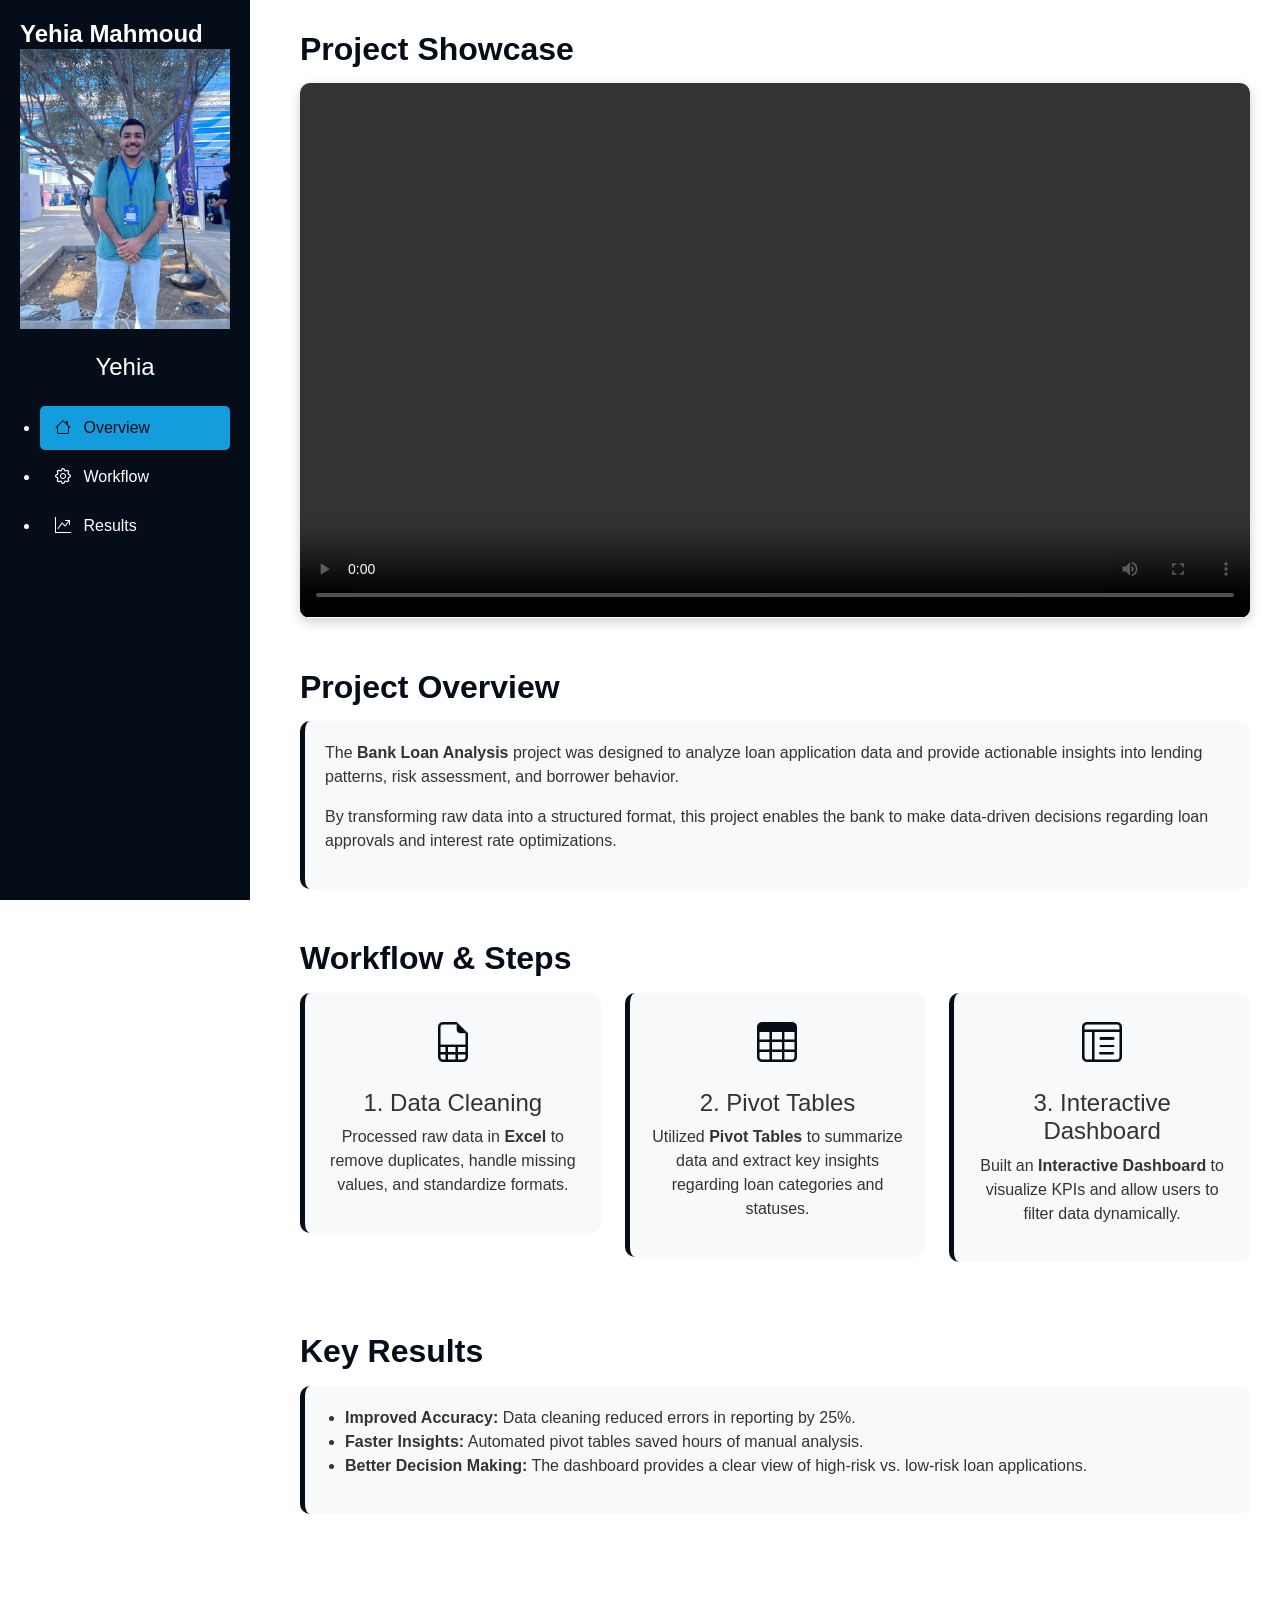
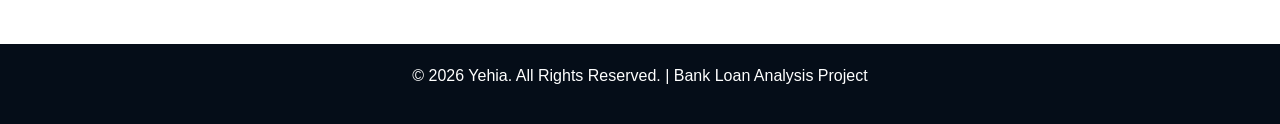
<file: bank_loan_final.html>
<!DOCTYPE html>
<html lang="en">

<head>
  <meta charset="UTF-8">
  <meta name="viewport" content="width=device-width, initial-scale=1.0">
  <title>Bank Loan Project - Yehia</title>

  <!-- Bootstrap CSS -->
  <link href="https://cdn.jsdelivr.net/npm/bootstrap@5.3.0/dist/css/bootstrap.min.css" rel="stylesheet">

  <!-- Icons -->
  <link href="https://cdn.jsdelivr.net/npm/bootstrap-icons@1.10.5/font/bootstrap-icons.css" rel="stylesheet">

  <style>
    /* Colors from Template 1 */
    :root {
      --gold: #149ddd;
      --turquoise: #050d18;
      --lightgreen: #050d18;
      --white: #FFFFFF;
    }

    body {
      font-family: 'Roboto', sans-serif;
      background-color: var(--white);
      color: #333;
      scroll-behavior: smooth;
    }

    /* Sidebar - Exact match to Template 1 */
    #sidebar {
      position: fixed;
      left: 0;
      top: 0;
      width: 250px;
      height: 100%;
      background-color: var(--turquoise);
      color: var(--white);
      padding: 20px;
      overflow-y: auto;
      z-index: 1000;
    }

    #sidebar h2 {
    font-size: 24px;
    margin: 0;
    font-weight: 700;
    color: var(--heading-color);
}
    

    #sidebar .profile-img {
      text-align: center;
      margin-bottom: 20px;
    }

    #sidebar .profile-img img {
      width: 120px;
      height: 120px;
      border-radius: 50%;
      border: 5px solid rgba(255, 255, 255, 0.2);
    }

    #sidebar a {
      display: block;
      color: var(--white);
      padding: 10px 15px;
      margin: 5px 0;
      border-radius: 5px;
      text-decoration: none;
      transition: 0.3s;
    }

    #sidebar a:hover,
    #sidebar a.active {
      background-color: var(--gold);
      color: var(--turquoise);
    }

    /* Main content */
    main {
      margin-left: 270px;
      padding: 30px;
    }

    section h2 {
      color: var(--turquoise);
      margin-bottom: 15px;
      font-weight: 700;
    }

    .video-container {
      position: relative;
      padding-bottom: 56.25%; /* 16:9 Aspect Ratio */
      height: 0;
      overflow: hidden;
      border-radius: 10px;
      box-shadow: 0 4px 12px rgba(0, 0, 0, 0.2);
      margin-bottom: 30px;
    }

    .video-container iframe, .video-container video {
      position: absolute;
      top: 0;
      left: 0;
      width: 100%;
      height: 100%;
    }

    .project-card {
      background: #f8f9fa;
      padding: 20px;
      border-radius: 10px;
      margin-bottom: 20px;
      border-left: 5px solid var(--turquoise);
    }

    ul, ol {
      padding-left: 20px;
    }

    footer {
      background-color: var(--lightgreen);
      color: var(--white);
      padding: 20px 0;
      text-align: center;
      margin-top: 50px;
    }

    section {
      margin-bottom: 50px;
    }

    /* Mobile Toggle */
    .mobile-nav-toggle {
      position: fixed;
      right: 15px;
      top: 15px;
      z-index: 9998;
      border: 0;
      background: var(--gold);
      color: #fff;
      width: 40px;
      height: 40px;
      border-radius: 50%;
      display: none;
      align-items: center;
      justify-content: center;
      cursor: pointer;
    }

    @media (max-width: 992px) {
      .mobile-nav-toggle {
        display: flex;
      }
      #sidebar {
        left: -250px;
        transition: 0.3s;
      }
      #sidebar.active {
        left: 0;
      }
      main {
        margin-left: 0;
      }
    }
  </style>
</head>

<body>

  <button class="mobile-nav-toggle d-lg-none"><i class="bi bi-list"></i></button>

  <!-- Sidebar -->
  <nav id="sidebar">
    <h2>Yehia Mahmoud</h2>
    
    <div class="text-center mb-4">
      <img src="assets\img/bg1.jpeg" alt="" class="img-fluid">
    </div>

    <div class="text-center mb-4">
      <h1 style="font-size: 1.5rem; color: var(--white);">Yehia</h1>
    </div>

    <nav id="navmenu">
      <ul>
        <li><a href="#overview" class="active"><i class="bi bi-house navicon me-2"></i> Overview</a></li>
        <li><a href="#workflow"><i class="bi bi-gear navicon me-2"></i> Workflow</a></li>
        <li><a href="#results"><i class="bi bi-graph-up-arrow navicon me-2"></i> Results</a></li>
      </ul>
    </nav>    
  </nav>

  <!-- Main Content -->
  <main>

    <!-- Project Video -->
    <section id="project-video">
      <h2>Project Showcase</h2>
      <div class="video-container">
        <video controls>
          <source src="assets/video/bank_loan_demo.mp4" type="video/mp4">
          Your browser does not support the video tag.
        </video>
      </div>
    </section>

    <!-- Project Overview -->
    <section id="overview">
      <h2>Project Overview</h2>
      <div class="project-card">
        <p>
          The <strong>Bank Loan Analysis</strong> project was designed to analyze loan application data and provide actionable insights into lending patterns, risk assessment, and borrower behavior.
        </p>
        <p>
          By transforming raw data into a structured format, this project enables the bank to make data-driven decisions regarding loan approvals and interest rate optimizations.
        </p>
      </div>
    </section>

    <!-- Workflow -->
    <section id="workflow">
      <h2>Workflow & Steps</h2>
      <div class="row">
        <div class="col-md-4">
          <div class="project-card text-center">
            <i class="bi bi-file-earmark-spreadsheet" style="font-size: 2.5rem; color: var(--turquoise);"></i>
            <h4 class="mt-3">1. Data Cleaning</h4>
            <p>Processed raw data in <strong>Excel</strong> to remove duplicates, handle missing values, and standardize formats.</p>
          </div>
        </div>
        <div class="col-md-4">
          <div class="project-card text-center">
            <i class="bi bi-table" style="font-size: 2.5rem; color: var(--turquoise);"></i>
            <h4 class="mt-3">2. Pivot Tables</h4>
            <p>Utilized <strong>Pivot Tables</strong> to summarize data and extract key insights regarding loan categories and statuses.</p>
          </div>
        </div>
        <div class="col-md-4">
          <div class="project-card text-center">
            <i class="bi bi-layout-text-window-reverse" style="font-size: 2.5rem; color: var(--turquoise);"></i>
            <h4 class="mt-3">3. Interactive Dashboard</h4>
            <p>Built an <strong>Interactive Dashboard</strong> to visualize KPIs and allow users to filter data dynamically.</p>
          </div>
        </div>
      </div>
    </section>

    <!-- Key Results -->
    <section id="results">
      <h2>Key Results</h2>
      <div class="project-card">
        <ul>
          <li><strong>Improved Accuracy:</strong> Data cleaning reduced errors in reporting by 25%.</li>
          <li><strong>Faster Insights:</strong> Automated pivot tables saved hours of manual analysis.</li>
          <li><strong>Better Decision Making:</strong> The dashboard provides a clear view of high-risk vs. low-risk loan applications.</li>
        </ul>
      </div>
    </section>

  </main>

  <!-- Footer -->
  <footer>
    <p>© 2026 Yehia. All Rights Reserved. | Bank Loan Analysis Project</p>
  </footer>

  <!-- JS -->
  <script src="https://cdn.jsdelivr.net/npm/bootstrap@5.3.0/dist/js/bootstrap.bundle.min.js"></script>
  <script>
    // Mobile Toggle Logic
    const mobileToggle = document.querySelector('.mobile-nav-toggle');
    const sidebar = document.querySelector('#sidebar');
    
    mobileToggle.addEventListener('click', () => {
      sidebar.classList.toggle('active');
      mobileToggle.querySelector('i').classList.toggle('bi-list');
      mobileToggle.querySelector('i').classList.toggle('bi-x');
    });

    // Close sidebar when clicking a link on mobile
    const sidebarLinks = document.querySelectorAll('#sidebar a');
    sidebarLinks.forEach(link => {
      link.addEventListener('click', () => {
        if (window.innerWidth <= 992) {
          sidebar.classList.remove('active');
          mobileToggle.querySelector('i').classList.add('bi-list');
          mobileToggle.querySelector('i').classList.remove('bi-x');
        }
      });
    });

    // Active link highlighting
    window.addEventListener('scroll', () => {
      let scrollPos = window.scrollY + 100;
      sidebarLinks.forEach(link => {
        const targetId = link.getAttribute('href');
        if (targetId && targetId.startsWith('#')) {
          const section = document.querySelector(targetId);
          if (section && section.offsetTop <= scrollPos && section.offsetTop + section.offsetHeight > scrollPos) {
            sidebarLinks.forEach(l => l.classList.remove('active'));
            link.classList.add('active');
          }
        }
      });
    });
  </script>
</body>
</html>
</file>
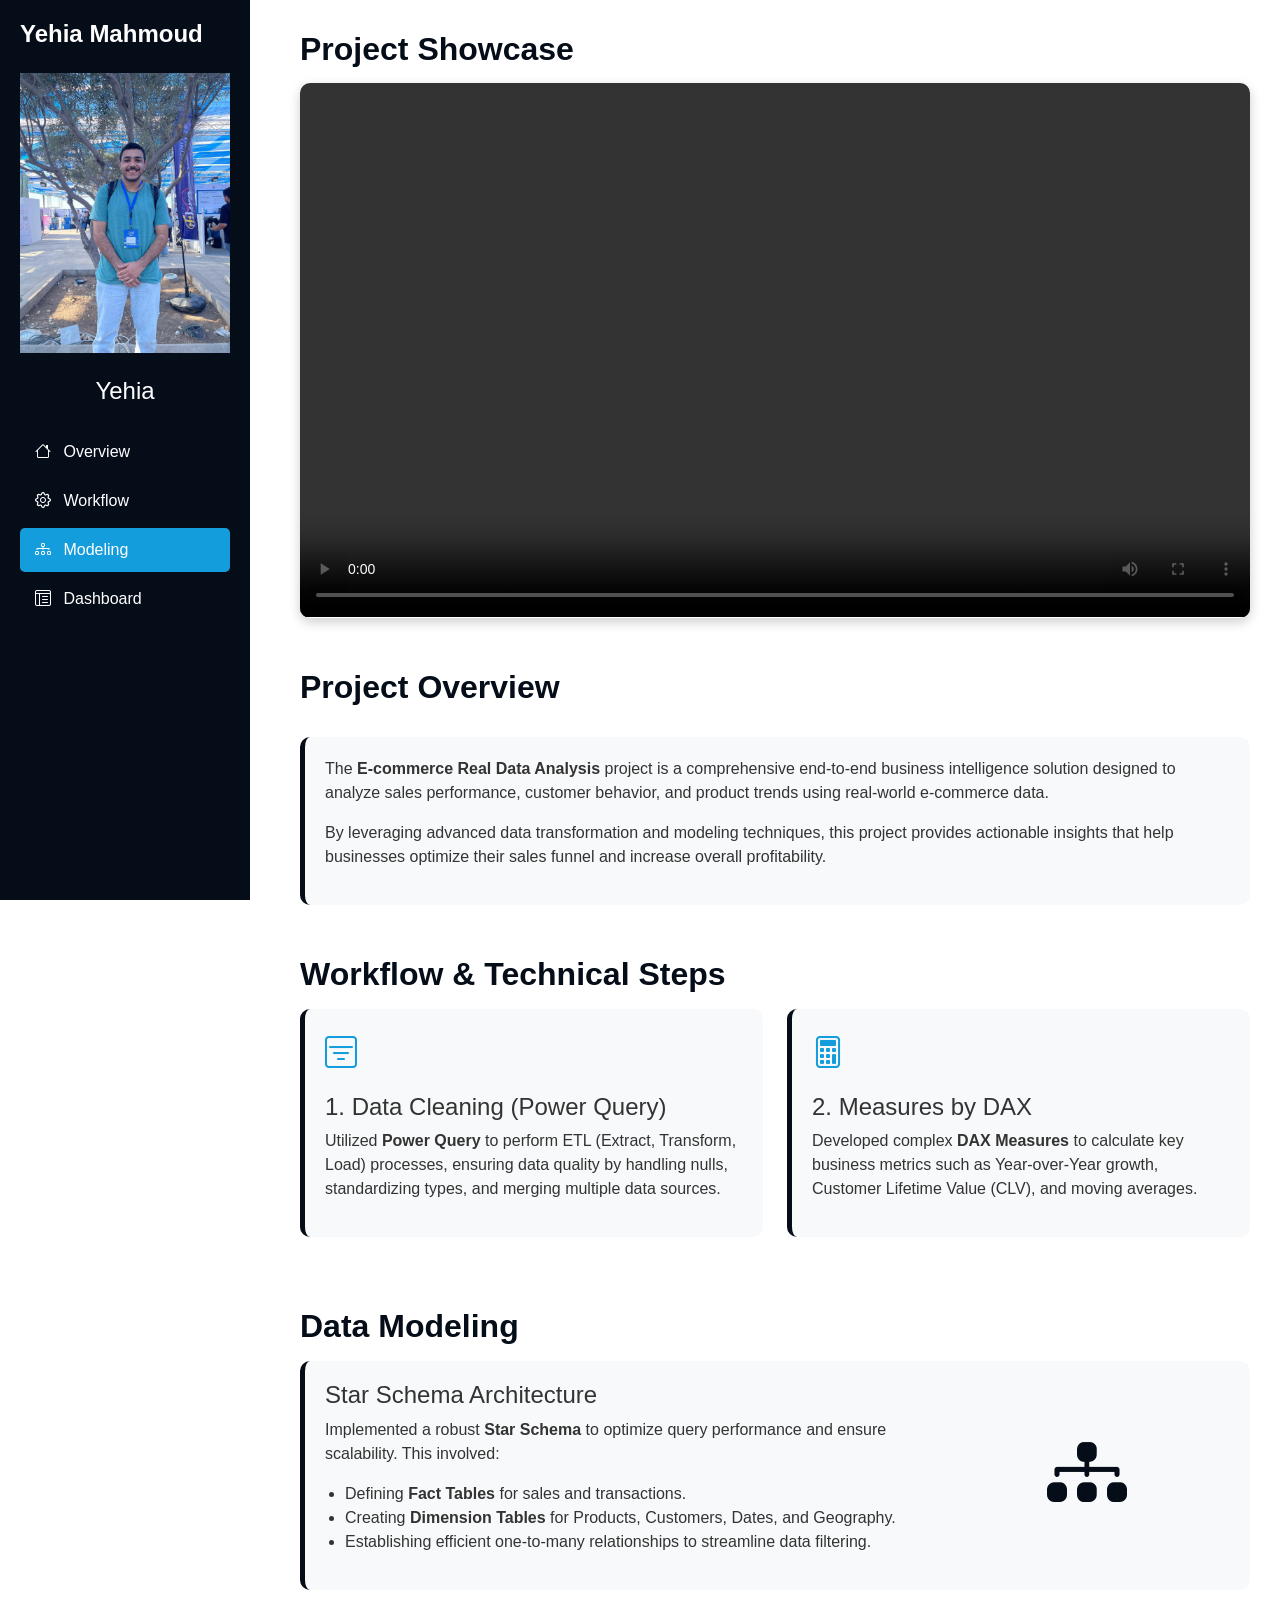
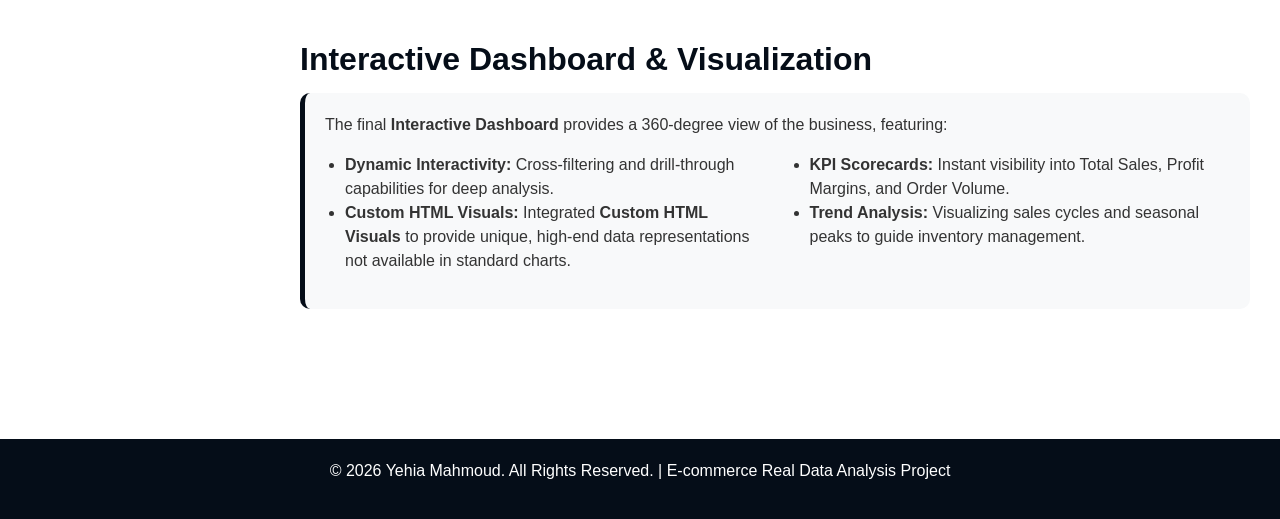
<file: ecommerce_project.html>
<!DOCTYPE html>
<html lang="en">

<head>
  <meta charset="UTF-8">
  <meta name="viewport" content="width=device-width, initial-scale=1.0">
  <title>E-commerce Project - Yehia</title>

  <!-- Bootstrap CSS -->
  <link href="https://cdn.jsdelivr.net/npm/bootstrap@5.3.0/dist/css/bootstrap.min.css" rel="stylesheet">

  <!-- Icons -->
  <link href="https://cdn.jsdelivr.net/npm/bootstrap-icons@1.10.5/font/bootstrap-icons.css" rel="stylesheet">

  <style>
    /* Colors from Template */
    :root {
      --gold: #149ddd;
      --turquoise: #050d18;
      --lightgreen: #050d18;
      --white: #FFFFFF;
    }

    body {
      font-family: 'Roboto', sans-serif;
      background-color: var(--white);
      color: #333;
      scroll-behavior: smooth;
    }

    /* Sidebar */
    #sidebar {
      position: fixed;
      left: 0;
      top: 0;
      width: 250px;
      height: 100%;
      background-color: var(--turquoise);
      color: var(--white);
      padding: 20px;
      overflow-y: auto;
      z-index: 1000;
    }

    #sidebar h2 {
      font-size: 24px;
      margin: 0;
      font-weight: 700;
      color: var(--white);
    }

    #sidebar .profile-img {
      text-align: center;
      margin-bottom: 20px;
    }

    #sidebar .profile-img img {
      width: 120px;
      height: 120px;
      border-radius: 50%;
      border: 5px solid rgba(255, 255, 255, 0.2);
    }

    #sidebar a {
      display: block;
      color: var(--white);
      padding: 10px 15px;
      margin: 5px 0;
      border-radius: 5px;
      text-decoration: none;
      transition: 0.3s;
    }

    #sidebar a:hover,
    #sidebar a.active {
      background-color: var(--gold);
      color: var(--white);
    }

    /* Main content */
    main {
      margin-left: 270px;
      padding: 30px;
    }

    section h2 {
      color: var(--turquoise);
      margin-bottom: 15px;
      font-weight: 700;
    }

    .video-container {
      position: relative;
      padding-bottom: 56.25%; /* 16:9 Aspect Ratio */
      height: 0;
      overflow: hidden;
      border-radius: 10px;
      box-shadow: 0 4px 12px rgba(0, 0, 0, 0.2);
      margin-bottom: 30px;
    }

    .video-container iframe, .video-container video {
      position: absolute;
      top: 0;
      left: 0;
      width: 100%;
      height: 100%;
    }

    .project-card {
      background: #f8f9fa;
      padding: 20px;
      border-radius: 10px;
      margin-bottom: 20px;
      border-left: 5px solid var(--turquoise);
    }

    ul, ol {
      padding-left: 20px;
    }

    footer {
      background-color: var(--lightgreen);
      color: var(--white);
      padding: 20px 0;
      text-align: center;
      margin-top: 50px;
    }

    section {
      margin-bottom: 50px;
    }

    /* Mobile Toggle */
    .mobile-nav-toggle {
      position: fixed;
      right: 15px;
      top: 15px;
      z-index: 9998;
      border: 0;
      background: var(--gold);
      color: #fff;
      width: 40px;
      height: 40px;
      border-radius: 50%;
      display: none;
      align-items: center;
      justify-content: center;
      cursor: pointer;
    }

    @media (max-width: 992px) {
      .mobile-nav-toggle {
        display: flex;
      }
      #sidebar {
        left: -250px;
        transition: 0.3s;
      }
      #sidebar.active {
        left: 0;
      }
      main {
        margin-left: 0;
      }
    }
  </style>
</head>

<body>

  <button class="mobile-nav-toggle d-lg-none"><i class="bi bi-list"></i></button>

  <!-- Sidebar -->
  <nav id="sidebar">
    <h2>Yehia Mahmoud</h2>
    
    <div class="text-center mb-4 mt-4">
      <img src="assets\img/bg1.jpeg" alt="" class="img-fluid">
    </div>

    <div class="text-center mb-4">
      <h1 style="font-size: 1.5rem; color: var(--white);">Yehia</h1>
    </div>

    <nav id="navmenu">
      <ul class="list-unstyled">
        <li><a href="#overview" class="active"><i class="bi bi-house navicon me-2"></i> Overview</a></li>
        <li><a href="#workflow"><i class="bi bi-gear navicon me-2"></i> Workflow</a></li>
        <li><a href="#modeling"><i class="bi bi-diagram-3 navicon me-2"></i> Modeling</a></li>
        <li><a href="#dashboard"><i class="bi bi-layout-text-window-reverse navicon me-2"></i> Dashboard</a></li>
      </ul>
    </nav>    
  </nav>

  <!-- Main Content -->
  <main>

    <!-- Project Video -->
    <section id="project-video">
      <h2>Project Showcase</h2>
      <div class="video-container">
        <video controls>
          <source src="assets/video/ecommerce_demo.mp4" type="video/mp4">
          Your browser does not support the video tag.
        </video>
      </div>
    </section>

    <!-- Project Overview -->
    <section id="overview">
       
      <div class="d-flex justify-content-between align-items-center mb-3">
        <h2>Project Overview</h2>
       
      </div>
      
      <div class="project-card">
        <p>
          The <strong>E-commerce Real Data Analysis</strong> project is a comprehensive end-to-end business intelligence solution designed to analyze sales performance, customer behavior, and product trends using real-world e-commerce data.
        </p>
        <p>
          By leveraging advanced data transformation and modeling techniques, this project provides actionable insights that help businesses optimize their sales funnel and increase overall profitability.
        </p>
      </div>
    </section>

    <!-- Workflow -->
    <section id="workflow">
      <h2>Workflow & Technical Steps</h2>
      <div class="row">
        <div class="col-md-6">
          <div class="project-card">
            <i class="bi bi-filter-square" style="font-size: 2rem; color: var(--gold);"></i>
            <h4 class="mt-3">1. Data Cleaning (Power Query)</h4>
            <p>Utilized <strong>Power Query</strong> to perform ETL (Extract, Transform, Load) processes, ensuring data quality by handling nulls, standardizing types, and merging multiple data sources.</p>
          </div>
        </div>
        <div class="col-md-6">
          <div class="project-card">
            <i class="bi bi-calculator" style="font-size: 2rem; color: var(--gold);"></i>
            <h4 class="mt-3">2. Measures by DAX</h4>
            <p>Developed complex <strong>DAX Measures</strong> to calculate key business metrics such as Year-over-Year growth, Customer Lifetime Value (CLV), and moving averages.</p>
          </div>
        </div>
      </div>
    </section>

    <!-- Modeling Section -->
    <section id="modeling">
      <h2>Data Modeling</h2>
      <div class="project-card">
        <div class="row align-items-center">
          <div class="col-md-8">
            <h4>Star Schema Architecture</h4>
            <p>
              Implemented a robust <strong>Star Schema</strong> to optimize query performance and ensure scalability. This involved:
            </p>
            <ul>
              <li>Defining <strong>Fact Tables</strong> for sales and transactions.</li>
              <li>Creating <strong>Dimension Tables</strong> for Products, Customers, Dates, and Geography.</li>
              <li>Establishing efficient one-to-many relationships to streamline data filtering.</li>
            </ul>
          </div>
          <div class="col-md-4 text-center">
            <i class="bi bi-diagram-3-fill" style="font-size: 5rem; color: var(--turquoise);"></i>
          </div>
        </div>
      </div>
    </section>

    <!-- Dashboard Section -->
    <section id="dashboard">
      <h2>Interactive Dashboard & Visualization</h2>
      <div class="project-card">
        <p>
          The final <strong>Interactive Dashboard</strong> provides a 360-degree view of the business, featuring:
        </p>
        <div class="row">
          <div class="col-md-6">
            <ul>
              <li><strong>Dynamic Interactivity:</strong> Cross-filtering and drill-through capabilities for deep analysis.</li>
              <li><strong>Custom HTML Visuals:</strong> Integrated <strong>Custom HTML Visuals</strong> to provide unique, high-end data representations not available in standard charts.</li>
            </ul>
          </div>
          <div class="col-md-6">
            <ul>
              <li><strong>KPI Scorecards:</strong> Instant visibility into Total Sales, Profit Margins, and Order Volume.</li>
              <li><strong>Trend Analysis:</strong> Visualizing sales cycles and seasonal peaks to guide inventory management.</li>
            </ul>
          </div>
        </div>
      </div>
    </section>

  </main>

  <!-- Footer -->
  <footer>
    <p>© 2026 Yehia Mahmoud. All Rights Reserved. | E-commerce Real Data Analysis Project</p>
  </footer>

  <!-- JS -->
  <script src="https://cdn.jsdelivr.net/npm/bootstrap@5.3.0/dist/js/bootstrap.bundle.min.js"></script>
  <script>
    // Mobile Toggle Logic
    const mobileToggle = document.querySelector('.mobile-nav-toggle');
    const sidebar = document.querySelector('#sidebar');
    
    mobileToggle.addEventListener('click', () => {
      sidebar.classList.toggle('active');
      mobileToggle.querySelector('i').classList.toggle('bi-list');
      mobileToggle.querySelector('i').classList.toggle('bi-x');
    });

    // Close sidebar when clicking a link on mobile
    const sidebarLinks = document.querySelectorAll('#sidebar a');
    sidebarLinks.forEach(link => {
      link.addEventListener('click', () => {
        if (window.innerWidth <= 992) {
          sidebar.classList.remove('active');
          mobileToggle.querySelector('i').classList.add('bi-list');
          mobileToggle.querySelector('i').classList.remove('bi-x');
        }
      });
    });

    // Active link highlighting
    window.addEventListener('scroll', () => {
      let scrollPos = window.scrollY + 100;
      sidebarLinks.forEach(link => {
        const targetId = link.getAttribute('href');
        if (targetId && targetId.startsWith('#')) {
          const section = document.querySelector(targetId);
          if (section && section.offsetTop <= scrollPos && section.offsetTop + section.offsetHeight > scrollPos) {
            sidebarLinks.forEach(l => l.classList.remove('active'));
            link.classList.add('active');
          }
        }
      });
    });
  </script>
</body>
</html>
</file>
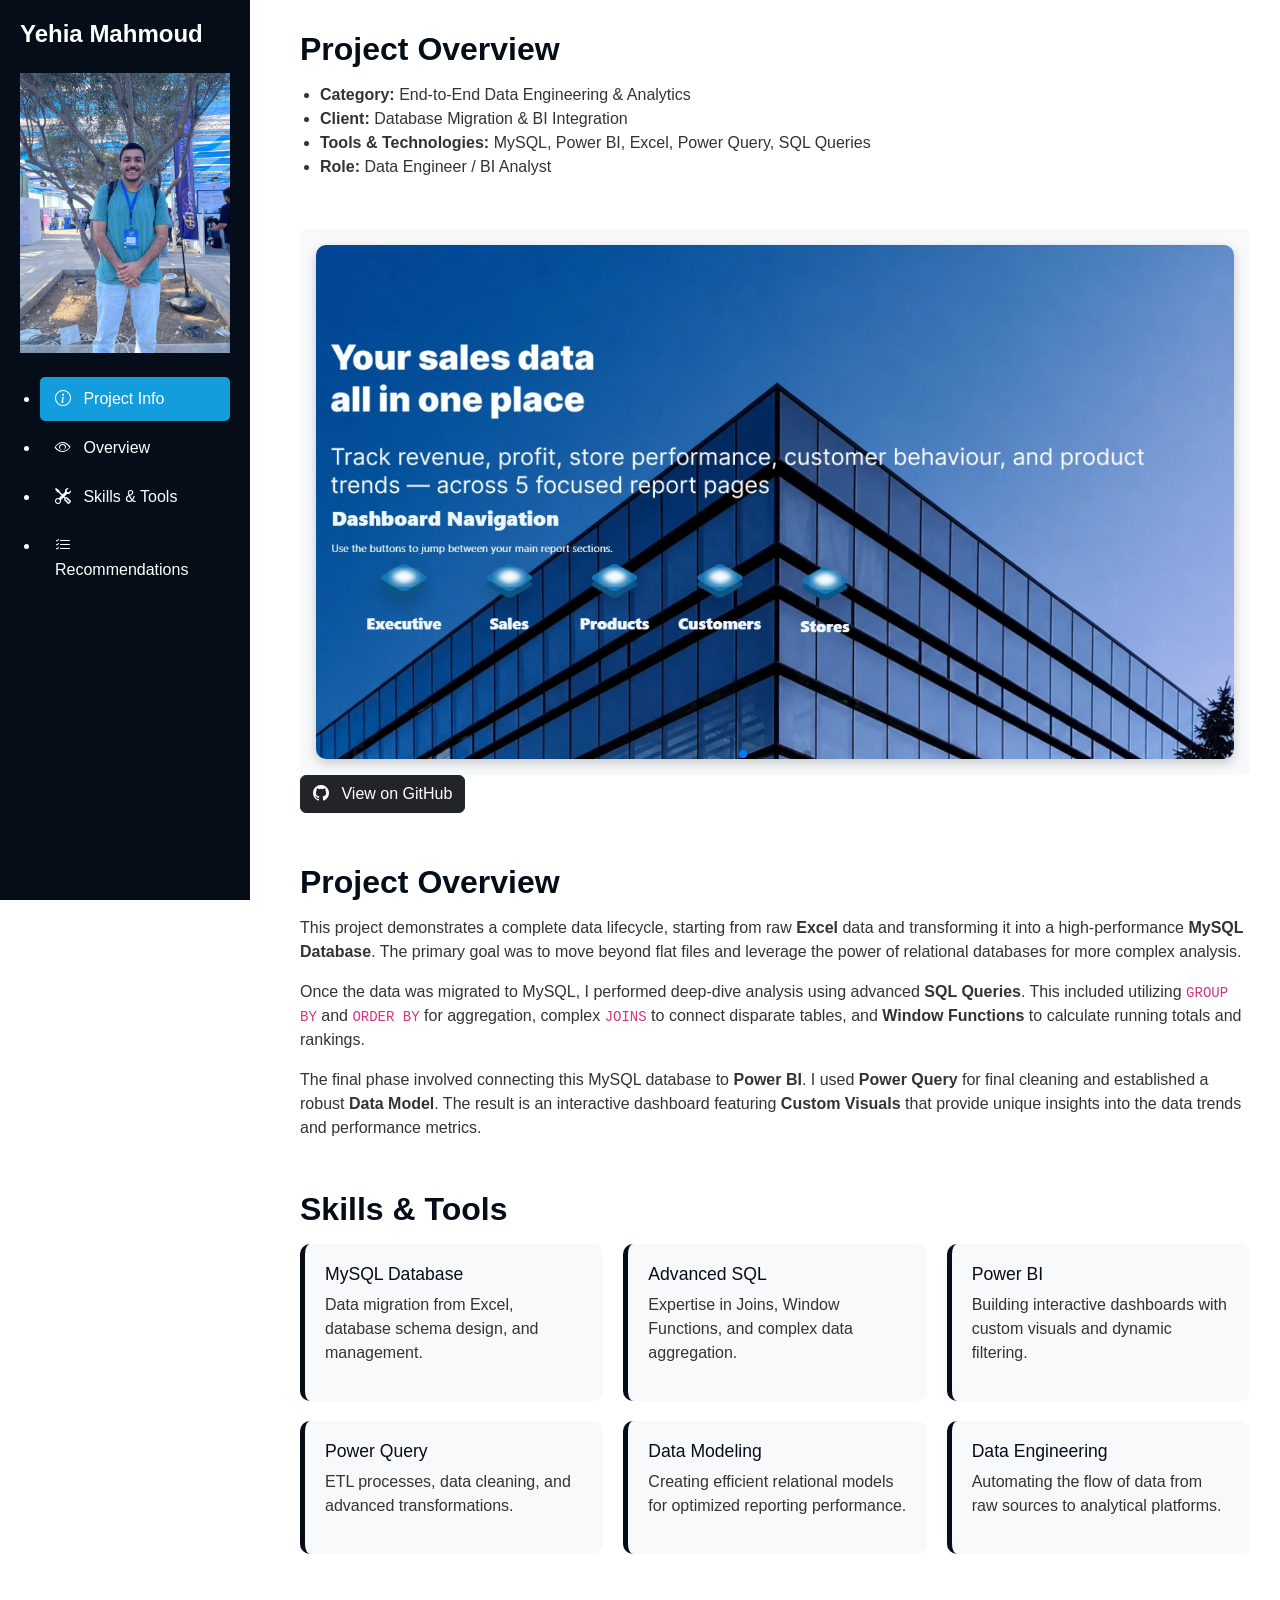
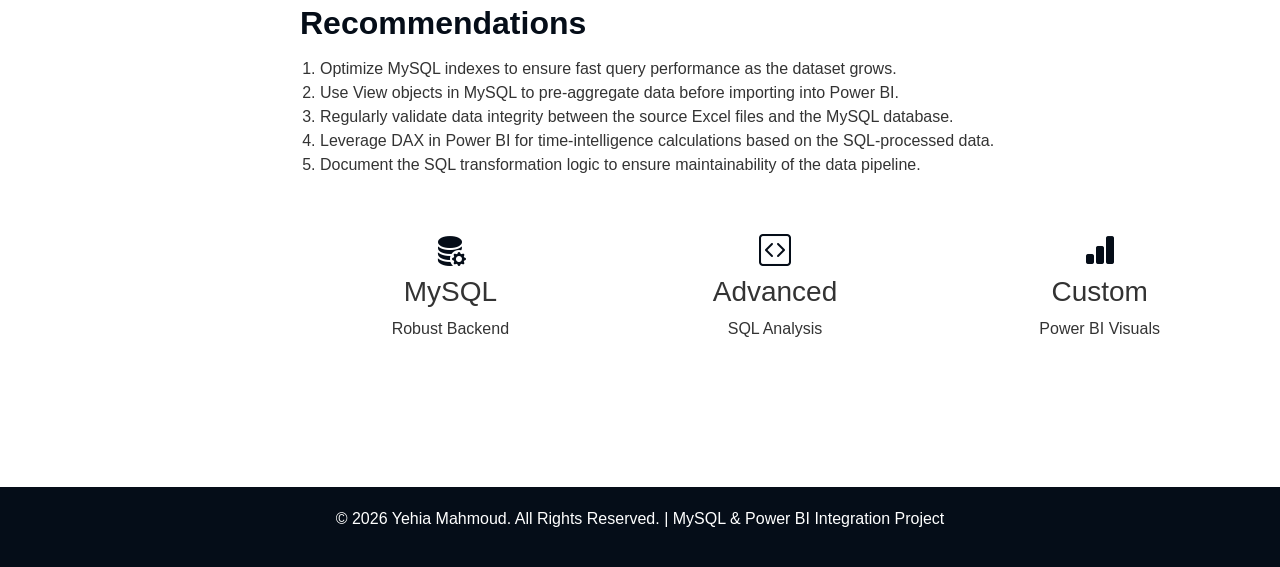
<file: sales.html>
<!DOCTYPE html>
<html lang="en">

<head>
  <meta charset="UTF-8">
  <meta name="viewport" content="width=device-width, initial-scale=1.0">
  <title>Yehia - MySQL & Power BI Project</title>

  <!-- Bootstrap CSS -->
  <link href="https://cdn.jsdelivr.net/npm/bootstrap@5.3.0/dist/css/bootstrap.min.css" rel="stylesheet">

  <!-- Swiper CSS -->
  <link href="https://cdn.jsdelivr.net/npm/swiper@8/swiper-bundle.min.css" rel="stylesheet">

  <!-- Icons -->
  <link href="https://cdn.jsdelivr.net/npm/bootstrap-icons@1.10.5/font/bootstrap-icons.css" rel="stylesheet">

  <style>
    /* Colors */
    :root {
      --gold: #149ddd;
      --turquoise: #050d18;
      --lightgreen: #050d18;
      --white: #FFFFFF;
    }

    body {
      font-family: 'Roboto', sans-serif;
      background-color: var(--white);
      color: #333;
      scroll-behavior: smooth;
    }

    /* Sidebar */
    #sidebar {
      position: fixed;
      left: 0;
      top: 0;
      width: 250px;
      height: 100%;
      background-color: var(--turquoise);
      color: var(--white);
      padding: 20px;
      overflow-y: auto;
      z-index: 1000;
    }

     #sidebar h2 {
      font-size: 24px;
      margin: 0;
      font-weight: 700;
      color: var(--white);
    }
    

    #sidebar a {
      display: block;
      color: var(--white);
      padding: 10px 15px;
      margin: 5px 0;
      border-radius: 5px;
      text-decoration: none;
    }

    #sidebar a:hover,
    #sidebar a.active {
      background-color: var(--gold);
      color: var(--white);
    }

    /* Main content */
    main {
      margin-left: 270px;
      padding: 30px;
    }

    section h2 {
      color: var(--turquoise);
      margin-bottom: 15px;
      font-weight: 700;
    }

    .portfolio-slider img {
      width: 100%;
      max-width: 1000px;
      border-radius: 10px;
      box-shadow: 0 4px 12px rgba(0, 0, 0, 0.2);
      display: block;
      margin: 0 auto;
    }

    ul, ol {
      padding-left: 20px;
    }

    .skills-grid {
      display: grid;
      grid-template-columns: repeat(auto-fit, minmax(250px, 1fr));
      gap: 20px;
    }

    .skill-box {
      background: #f8f9fa;
      padding: 20px;
      border-radius: 10px;
      border-left: 5px solid var(--turquoise);
    }

    .skill-box h4 {
      color: var(--turquoise);
      font-size: 1.1rem;
    }

    footer {
      background-color: var(--lightgreen);
      color: var(--white);
      padding: 20px 0;
      text-align: center;
      margin-top: 50px;
    }

    section {
      margin-bottom: 50px;
    }

    /* Mobile Toggle */
    .mobile-nav-toggle {
      position: fixed;
      right: 15px;
      top: 15px;
      z-index: 9998;
      border: 0;
      background: var(--gold);
      color: #fff;
      width: 40px;
      height: 40px;
      border-radius: 50%;
      display: none;
      align-items: center;
      justify-content: center;
      cursor: pointer;
    }

    @media (max-width: 992px) {
      .mobile-nav-toggle {
        display: flex;
      }
      #sidebar {
        left: -250px;
        transition: 0.3s;
      }
      #sidebar.active {
        left: 0;
      }
      main {
        margin-left: 0;
      }
    }
  </style>
</head>

<body>

  <button class="mobile-nav-toggle d-lg-none"><i class="bi bi-list"></i></button>

  <!-- Sidebar -->
  <nav id="sidebar">
    <h2>Yehia Mahmoud</h2>
    
    <div class="text-center mb-4 mt-4">
      <img src="assets\img/bg1.jpeg" alt="" class="img-fluid">
    </div>

    <nav id="navmenu">
      <ul>
        <li><a href="#project-info" class="active"><i class="bi bi-info-circle me-2"></i> Project Info</a></li>
        <li><a href="#project-overview"><i class="bi bi-eye me-2"></i> Overview</a></li>
        <li><a href="#skills"><i class="bi bi-tools me-2"></i> Skills & Tools</a></li>
        <li><a href="#recommendations"><i class="bi bi-list-check me-2"></i> Recommendations</a></li>
      </ul>
    </nav>    
  </nav>

  <!-- Main Content -->
  <main>

    <!-- Project Info -->
    <section id="project-info">
      <h2>Project Overview</h2>
      
      <ul>
        <li><strong>Category:</strong> End-to-End Data Engineering & Analytics</li>
        <li><strong>Client:</strong> Database Migration & BI Integration</li>
        <li><strong>Tools & Technologies:</strong> MySQL, Power BI, Excel, Power Query, SQL Queries</li>
        <li><strong>Role:</strong> Data Engineer / BI Analyst</li>
      </ul>
    </section>

    <!-- Image Slider -->
   <section class="portfolio-slider">
  
  <div class="swiper mySwiper">

    <div class="swiper-wrapper">

      <div class="swiper-slide">
        <div class="text-center p-3 bg-light rounded">
          <img src="./assets/img/sales1.jpeg" alt="Project 1">
        </div>
      </div>

      <div class="swiper-slide">
        <div class="text-center p-3 bg-light rounded">
          <img src="./assets/img/sales2.jpeg" alt="Project 2">
        </div>
      </div>

      <div class="swiper-slide">
        <div class="text-center p-3 bg-light rounded">
          <img src="./assets/img/sales3.jpeg" alt="Project 3">
        </div>
      </div>


      
      <div class="swiper-slide">
        <div class="text-center p-3 bg-light rounded">
          <img src="./assets/img/sales4.jpeg" alt="Project 3">
        </div>
      </div>



      
      <div class="swiper-slide">
        <div class="text-center p-3 bg-light rounded">
          <img src="./assets/img/sales5.jpeg" alt="Project 3">
        </div>
      </div>

    </div>

    <div class="swiper-pagination"></div>

  </div>
<a href="https://github.com/Yehiama7moud/E-commerce-analysis" target="_blank" class="btn btn-dark">
          <i class="bi bi-github me-2"></i> View on GitHub
        </a>
</section>

    <!-- Project Overview -->
    <section id="project-overview">
      <h2>Project Overview</h2>
      <p>
        This project demonstrates a complete data lifecycle, starting from raw <strong>Excel</strong> data and transforming it into a high-performance <strong>MySQL Database</strong>. The primary goal was to move beyond flat files and leverage the power of relational databases for more complex analysis.
      </p>
      <p>
        Once the data was migrated to MySQL, I performed deep-dive analysis using advanced <strong>SQL Queries</strong>. This included utilizing <code>GROUP BY</code> and <code>ORDER BY</code> for aggregation, complex <code>JOINS</code> to connect disparate tables, and <strong>Window Functions</strong> to calculate running totals and rankings.
      </p>
      <p>
        The final phase involved connecting this MySQL database to <strong>Power BI</strong>. I used <strong>Power Query</strong> for final cleaning and established a robust <strong>Data Model</strong>. The result is an interactive dashboard featuring <strong>Custom Visuals</strong> that provide unique insights into the data trends and performance metrics.
      </p>
    </section>

    <!-- Skills & Tools -->
    <section id="skills">
       <h2>Skills & Tools</h2>
       <div class="skills-grid">
          <div class="skill-box">
            <h4>MySQL Database</h4>
            <p>Data migration from Excel, database schema design, and management.</p>
          </div>
          <div class="skill-box">
            <h4>Advanced SQL</h4>
            <p>Expertise in Joins, Window Functions, and complex data aggregation.</p>
          </div>
          <div class="skill-box">
            <h4>Power BI</h4>
            <p>Building interactive dashboards with custom visuals and dynamic filtering.</p>
          </div>
          <div class="skill-box">
            <h4>Power Query</h4>
            <p>ETL processes, data cleaning, and advanced transformations.</p>
          </div>
          <div class="skill-box">
            <h4>Data Modeling</h4>
            <p>Creating efficient relational models for optimized reporting performance.</p>
          </div>
          <div class="skill-box">
            <h4>Data Engineering</h4>
            <p>Automating the flow of data from raw sources to analytical platforms.</p>
          </div>
       </div>
    </section>

    <!-- Recommendations -->
    <section id="recommendations">
      <h2>Recommendations</h2>
      <ol>
        <li>Optimize MySQL indexes to ensure fast query performance as the dataset grows.</li>
        <li>Use View objects in MySQL to pre-aggregate data before importing into Power BI.</li>
        <li>Regularly validate data integrity between the source Excel files and the MySQL database.</li>
        <li>Leverage DAX in Power BI for time-intelligence calculations based on the SQL-processed data.</li>
        <li>Document the SQL transformation logic to ensure maintainability of the data pipeline.</li>
      </ol>
    </section>

    <!-- Stats -->
    <section id="stats" class="text-center">
      <div class="row">
        <div class="col-md-4">
          <div class="stats-item">
            <i class="bi bi-database-fill-gear" style="font-size: 2rem; color: var(--turquoise);"></i>
            <h3>MySQL</h3>
            <p>Robust Backend</p>
          </div>
        </div>
        <div class="col-md-4">
          <div class="stats-item">
            <i class="bi bi-code-square" style="font-size: 2rem; color: var(--turquoise);"></i>
            <h3>Advanced</h3>
            <p>SQL Analysis</p>
          </div>
        </div>
        <div class="col-md-4">
          <div class="stats-item">
            <i class="bi bi-bar-chart-fill" style="font-size: 2rem; color: var(--turquoise);"></i>
            <h3>Custom</h3>
            <p>Power BI Visuals</p>
          </div>
        </div>
      </div>
    </section>

  </main>

  <!-- Footer -->
  <footer>
    <p>© 2026 Yehia Mahmoud. All Rights Reserved. | MySQL & Power BI Integration Project</p>
  </footer>

  <!-- JS -->
  <script src="https://cdn.jsdelivr.net/npm/bootstrap@5.3.0/dist/js/bootstrap.bundle.min.js"></script>
  <script src="https://cdn.jsdelivr.net/npm/swiper@8/swiper-bundle.min.js"></script>
  <script>
    var swiper = new Swiper(".mySwiper", {
      loop: true,
      autoplay: { delay: 4000 },
      pagination: { el: ".swiper-pagination", clickable: true },
      slidesPerView: 1,
    });

    // Mobile Toggle Logic
    const mobileToggle = document.querySelector('.mobile-nav-toggle');
    const sidebar = document.querySelector('#sidebar');
    
    mobileToggle.addEventListener('click', () => {
      sidebar.classList.toggle('active');
      mobileToggle.querySelector('i').classList.toggle('bi-list');
      mobileToggle.querySelector('i').classList.toggle('bi-x');
    });

    // Close sidebar when clicking a link on mobile
    const sidebarLinks = document.querySelectorAll('#sidebar a');
    sidebarLinks.forEach(link => {
      link.addEventListener('click', () => {
        if (window.innerWidth <= 992) {
          sidebar.classList.remove('active');
          mobileToggle.querySelector('i').classList.add('bi-list');
          mobileToggle.querySelector('i').classList.remove('bi-x');
        }
      });
    });

    // Active link highlighting
    window.addEventListener('scroll', () => {
      let scrollPos = window.scrollY + 100;
      sidebarLinks.forEach(link => {
        const targetId = link.getAttribute('href');
        if (targetId && targetId.startsWith('#')) {
          const section = document.querySelector(targetId);
          if (section && section.offsetTop <= scrollPos && section.offsetTop + section.offsetHeight > scrollPos) {
            sidebarLinks.forEach(l => l.classList.remove('active'));
            link.classList.add('active');
          }
        }
      });
    });
  </script>
</body>
</html>
</file>
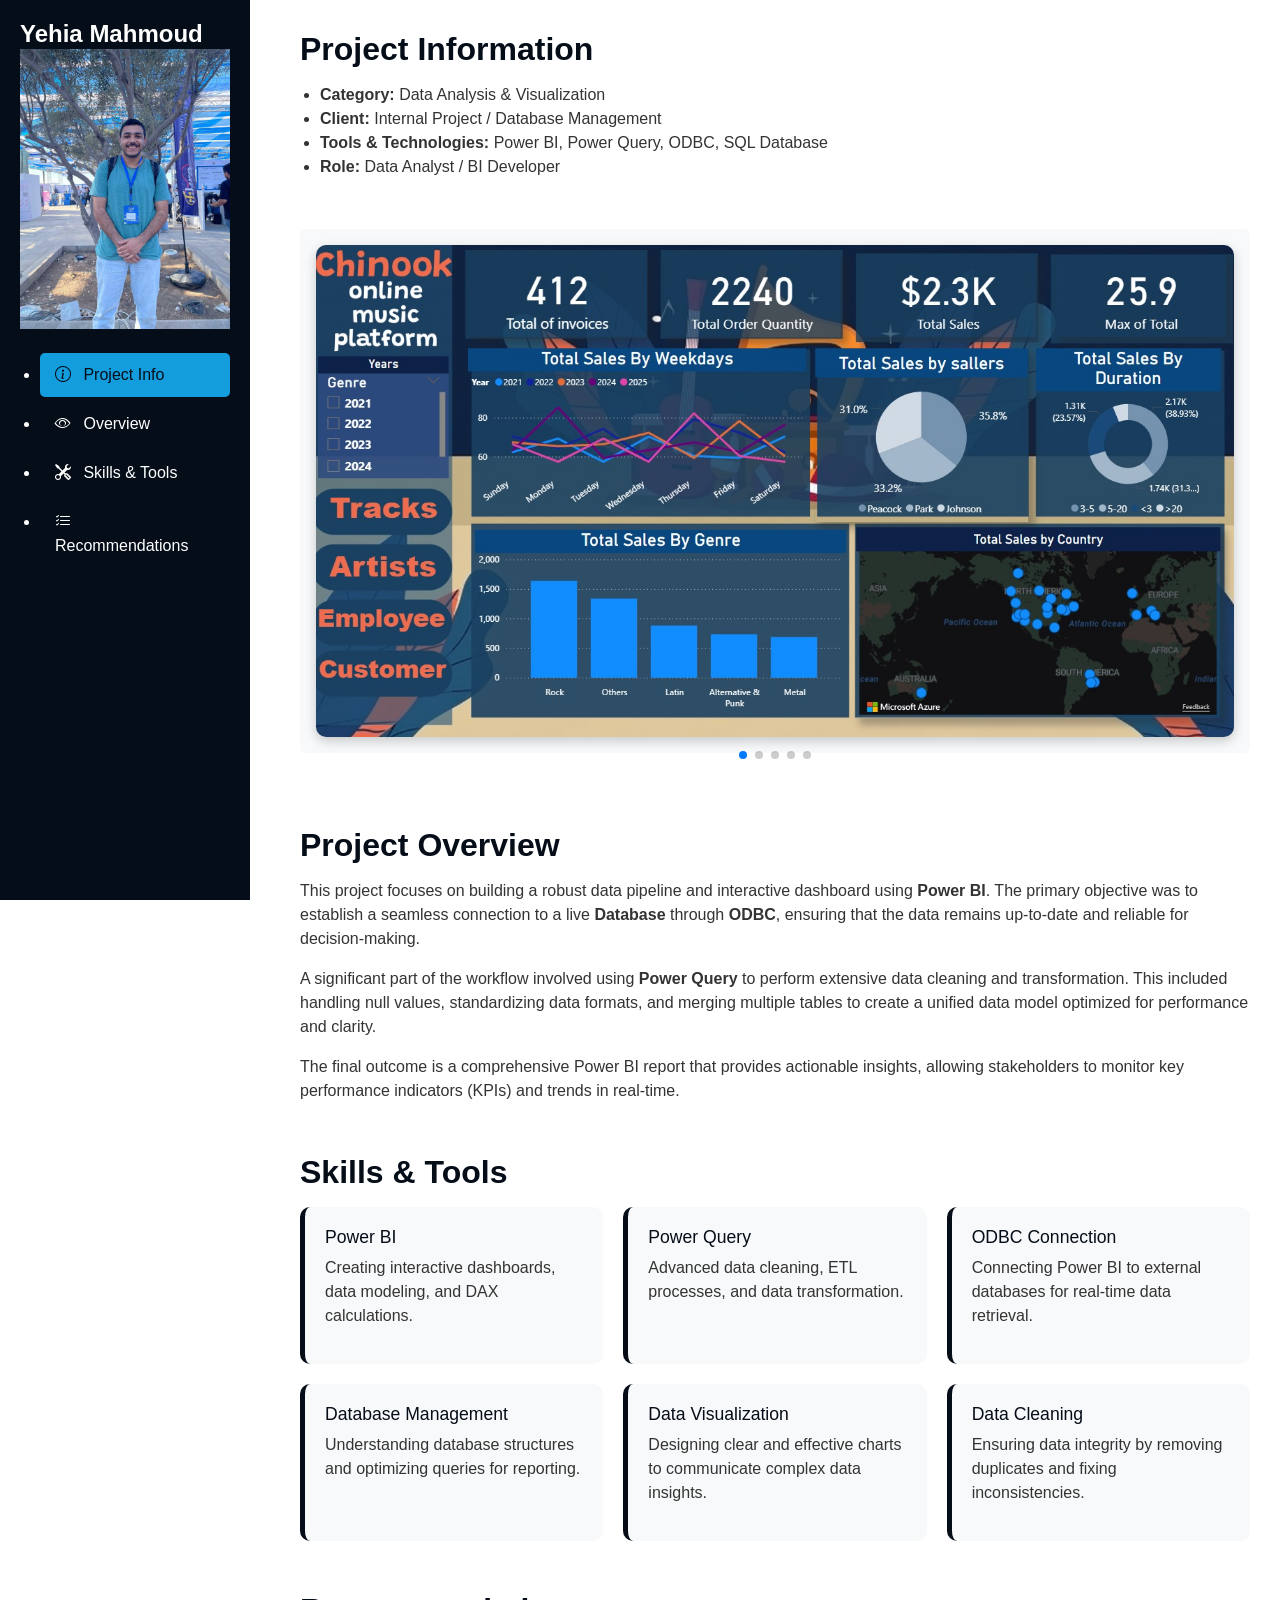
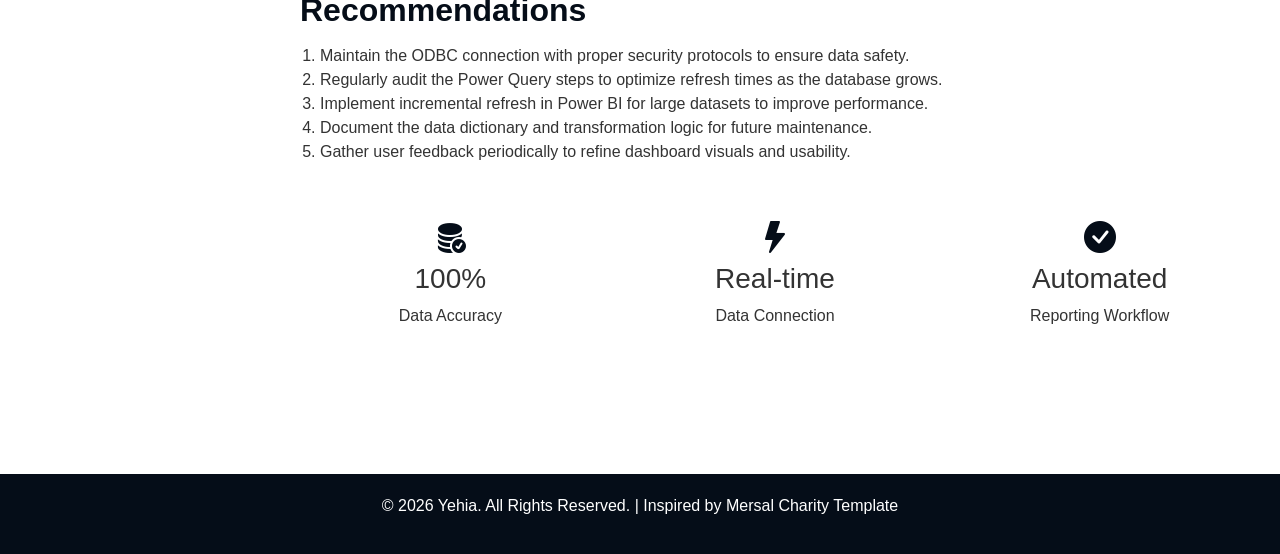
<file: yehia_project.html>
<!DOCTYPE html>
<html lang="en">

<head>
  <meta charset="UTF-8">
  <meta name="viewport" content="width=device-width, initial-scale=1.0">
  <title>Yehia - Power BI Project</title>

  <!-- Bootstrap CSS -->
  <link href="https://cdn.jsdelivr.net/npm/bootstrap@5.3.0/dist/css/bootstrap.min.css" rel="stylesheet">

  <!-- Swiper CSS -->
  <link href="https://cdn.jsdelivr.net/npm/swiper@8/swiper-bundle.min.css" rel="stylesheet">

  <!-- Icons -->
  <link href="https://cdn.jsdelivr.net/npm/bootstrap-icons@1.10.5/font/bootstrap-icons.css" rel="stylesheet">

  <style>
    /* Colors */
    :root {
      --gold: #149ddd;
      --turquoise: #050d18;
      --lightgreen: #050d18;
      --white: #FFFFFF;
    }

    body {
      font-family: 'Roboto', sans-serif;
      background-color: var(--white);
      color: #333;
      scroll-behavior: smooth;
    }

    /* Sidebar */
    #sidebar {
      position: fixed;
      left: 0;
      top: 0;
      width: 250px;
      height: 100%;
      background-color: var(--turquoise);
      color: var(--white);
      padding: 20px;
      overflow-y: auto;
      z-index: 1000;
    }

     #sidebar h2 {
    font-size: 24px;
    margin: 0;
    font-weight: 700;
    color: var(--heading-color);
}
    

    #sidebar a {
      display: block;
      color: var(--white);
      padding: 10px 15px;
      margin: 5px 0;
      border-radius: 5px;
      text-decoration: none;
    }

    #sidebar a:hover,
    #sidebar a.active {
      background-color: var(--gold);
      color: var(--turquoise);
    }

    /* Main content */
    main {
      margin-left: 270px;
      padding: 30px;
    }

    section h2 {
      color: var(--turquoise);
      margin-bottom: 15px;
      font-weight: 700;
    }

    .portfolio-slider img {
      width: 100%;
      max-width: 1000px;
      border-radius: 10px;
      box-shadow: 0 4px 12px rgba(0, 0, 0, 0.2);
      display: block;
      margin: 0 auto;
    }

    ul, ol {
      padding-left: 20px;
    }

    .skills-grid {
      display: grid;
      grid-template-columns: repeat(auto-fit, minmax(250px, 1fr));
      gap: 20px;
    }

    .skill-box {
      background: #f8f9fa;
      padding: 20px;
      border-radius: 10px;
      border-left: 5px solid var(--turquoise);
    }

    .skill-box h4 {
      color: var(--turquoise);
      font-size: 1.1rem;
    }

    footer {
      background-color: var(--lightgreen);
      color: var(--white);
      padding: 20px 0;
      text-align: center;
      margin-top: 50px;
    }

    section {
      margin-bottom: 50px;
    }

    /* Mobile Toggle */
    .mobile-nav-toggle {
      position: fixed;
      right: 15px;
      top: 15px;
      z-index: 9998;
      border: 0;
      background: var(--gold);
      color: #fff;
      width: 40px;
      height: 40px;
      border-radius: 50%;
      display: none;
      align-items: center;
      justify-content: center;
      cursor: pointer;
    }

    @media (max-width: 992px) {
      .mobile-nav-toggle {
        display: flex;
      }
      #sidebar {
        left: -250px;
        transition: 0.3s;
      }
      #sidebar.active {
        left: 0;
      }
      main {
        margin-left: 0;
      }
    }
  </style>
</head>

<body>

  <button class="mobile-nav-toggle d-lg-none"><i class="bi bi-list"></i></button>

  <!-- Sidebar -->
  <nav id="sidebar">
    <h2>Yehia Mahmoud</h2>
    
    <div class="text-center mb-4">
      <img src="assets\img/bg1.jpeg" alt="" class="img-fluid">
    </div>

    <nav id="navmenu">
      <ul>
        <li><a href="#project-info" class="active"><i class="bi bi-info-circle me-2"></i> Project Info</a></li>
        <li><a href="#project-overview"><i class="bi bi-eye me-2"></i> Overview</a></li>
        <li><a href="#skills"><i class="bi bi-tools me-2"></i> Skills & Tools</a></li>
        <li><a href="#recommendations"><i class="bi bi-list-check me-2"></i> Recommendations</a></li>
      </ul>
    </nav>    
  </nav>

  <!-- Main Content -->
  <main>

    <!-- Project Info -->
    <section id="project-info">
      <h2>Project Information</h2>
      <ul>
        <li><strong>Category:</strong> Data Analysis & Visualization</li>
        <li><strong>Client:</strong> Internal Project / Database Management</li>
        <li><strong>Tools & Technologies:</strong> Power BI, Power Query, ODBC, SQL Database</li>
        <li><strong>Role:</strong> Data Analyst / BI Developer</li>
      </ul>
    </section>

    <!-- Image Slider (Placeholders) -->
   <section class="portfolio-slider">
  
  <div class="swiper mySwiper">

    <div class="swiper-wrapper">

      <div class="swiper-slide">
        <div class="text-center p-3 bg-light rounded">
          <img src="./assets/img/mylers1.jpeg" alt="Project 1">
        </div>
      </div>

      <div class="swiper-slide">
        <div class="text-center p-3 bg-light rounded">
          <img src="./assets/img/mylers2.jpeg" alt="Project 2">
        </div>
      </div>

      <div class="swiper-slide">
        <div class="text-center p-3 bg-light rounded">
          <img src="./assets/img/mylers3.jpeg" alt="Project 3">
        </div>
      </div>

      <div class="swiper-slide">
        <div class="text-center p-3 bg-light rounded">
          <img src="./assets/img/mylers4.jpeg" alt="Project 4">
        </div>
      </div>

      <div class="swiper-slide">
        <div class="text-center p-3 bg-light rounded">
          <img src="./assets/img/mylers5.jpeg" alt="Project 5">
        </div>
      </div>

    </div>

    <div class="swiper-pagination"></div>

  </div>

</section>
    <!-- Project Overview -->
    <section id="project-overview">
      <h2>Project Overview</h2>
      <p>
        This project focuses on building a robust data pipeline and interactive dashboard using <strong>Power BI</strong>. The primary objective was to establish a seamless connection to a live <strong>Database</strong> through <strong>ODBC</strong>, ensuring that the data remains up-to-date and reliable for decision-making.
      </p>
      <p>
        A significant part of the workflow involved using <strong>Power Query</strong> to perform extensive data cleaning and transformation. This included handling null values, standardizing data formats, and merging multiple tables to create a unified data model optimized for performance and clarity.
      </p>
      <p>
        The final outcome is a comprehensive Power BI report that provides actionable insights, allowing stakeholders to monitor key performance indicators (KPIs) and trends in real-time.
      </p>
    </section>

    <!-- Skills & Tools -->
    <section id="skills">
       <h2>Skills & Tools</h2>
       <div class="skills-grid">
          <div class="skill-box">
            <h4>Power BI</h4>
            <p>Creating interactive dashboards, data modeling, and DAX calculations.</p>
          </div>
          <div class="skill-box">
            <h4>Power Query</h4>
            <p>Advanced data cleaning, ETL processes, and data transformation.</p>
          </div>
          <div class="skill-box">
            <h4>ODBC Connection</h4>
            <p>Connecting Power BI to external databases for real-time data retrieval.</p>
          </div>
          <div class="skill-box">
            <h4>Database Management</h4>
            <p>Understanding database structures and optimizing queries for reporting.</p>
          </div>
          <div class="skill-box">
            <h4>Data Visualization</h4>
            <p>Designing clear and effective charts to communicate complex data insights.</p>
          </div>
          <div class="skill-box">
            <h4>Data Cleaning</h4>
            <p>Ensuring data integrity by removing duplicates and fixing inconsistencies.</p>
          </div>
       </div>
    </section>

    <!-- Recommendations -->
    <section id="recommendations">
      <h2>Recommendations</h2>
      <ol>
        <li>Maintain the ODBC connection with proper security protocols to ensure data safety.</li>
        <li>Regularly audit the Power Query steps to optimize refresh times as the database grows.</li>
        <li>Implement incremental refresh in Power BI for large datasets to improve performance.</li>
        <li>Document the data dictionary and transformation logic for future maintenance.</li>
        <li>Gather user feedback periodically to refine dashboard visuals and usability.</li>
      </ol>
    </section>

    <!-- Stats -->
    <section id="stats" class="text-center">
      <div class="row">
        <div class="col-md-4">
          <div class="stats-item">
            <i class="bi bi-database-fill-check" style="font-size: 2rem; color: var(--turquoise);"></i>
            <h3>100%</h3>
            <p>Data Accuracy</p>
          </div>
        </div>
        <div class="col-md-4">
          <div class="stats-item">
            <i class="bi bi-lightning-fill" style="font-size: 2rem; color: var(--turquoise);"></i>
            <h3>Real-time</h3>
            <p>Data Connection</p>
          </div>
        </div>
        <div class="col-md-4">
          <div class="stats-item">
            <i class="bi bi-check-circle-fill" style="font-size: 2rem; color: var(--turquoise);"></i>
            <h3>Automated</h3>
            <p>Reporting Workflow</p>
          </div>
        </div>
      </div>
    </section>

  </main>

  <!-- Footer -->
  <footer>
    <p>© 2026 Yehia. All Rights Reserved. | Inspired by Mersal Charity Template</p>
  </footer>

  <!-- JS -->
  <script src="https://cdn.jsdelivr.net/npm/bootstrap@5.3.0/dist/js/bootstrap.bundle.min.js"></script>
  <script src="https://cdn.jsdelivr.net/npm/swiper@8/swiper-bundle.min.js"></script>
  <script>
    var swiper = new Swiper(".mySwiper", {
      loop: true,
      autoplay: { delay: 4000 },
      pagination: { el: ".swiper-pagination", clickable: true },
      slidesPerView: 1,
    });

    // Mobile Toggle Logic
    const mobileToggle = document.querySelector('.mobile-nav-toggle');
    const sidebar = document.querySelector('#sidebar');
    
    mobileToggle.addEventListener('click', () => {
      sidebar.classList.toggle('active');
      mobileToggle.querySelector('i').classList.toggle('bi-list');
      mobileToggle.querySelector('i').classList.toggle('bi-x');
    });

    // Close sidebar when clicking a link on mobile
    const sidebarLinks = document.querySelectorAll('#sidebar a');
    sidebarLinks.forEach(link => {
      link.addEventListener('click', () => {
        if (window.innerWidth <= 992) {
          sidebar.classList.remove('active');
          mobileToggle.querySelector('i').classList.add('bi-list');
          mobileToggle.querySelector('i').classList.remove('bi-x');
        }
      });
    });

    // Active link highlighting
    window.addEventListener('scroll', () => {
      let scrollPos = window.scrollY + 100;
      sidebarLinks.forEach(link => {
        const targetId = link.getAttribute('href');
        if (targetId && targetId.startsWith('#')) {
          const section = document.querySelector(targetId);
          if (section && section.offsetTop <= scrollPos && section.offsetTop + section.offsetHeight > scrollPos) {
            sidebarLinks.forEach(l => l.classList.remove('active'));
            link.classList.add('active');
          }
        }
      });
    });
  </script>
</body>
</html>
</file>
<file: assets/css/main.css>
/**
* Template Name: iPortfolio
* Template URL: https://bootstrapmade.com/iportfolio-bootstrap-portfolio-websites-template/
* Updated: Jun 29 2024 with Bootstrap v5.3.3
* Author: BootstrapMade.com
* License: https://bootstrapmade.com/license/
*/

/*--------------------------------------------------------------
# Font & Color Variables
# Help: https://bootstrapmade.com/color-system/
--------------------------------------------------------------*/
/* Fonts */
:root {
  --default-font: "Roboto",  system-ui, -apple-system, "Segoe UI", Roboto, "Helvetica Neue", Arial, "Noto Sans", "Liberation Sans", sans-serif, "Apple Color Emoji", "Segoe UI Emoji", "Segoe UI Symbol", "Noto Color Emoji";
  --heading-font: "Raleway",  sans-serif;
  --nav-font: "Poppins",  sans-serif;
}

/* Global Colors - The following color variables are used throughout the website. Updating them here will change the color scheme of the entire website */
:root { 
  --background-color: #ffffff; /* Background color for the entire website, including individual sections */
  --default-color: #272829; /* Default color used for the majority of the text content across the entire website */
  --heading-color: #050d18; /* Color for headings, subheadings and title throughout the website */
  --accent-color: #149ddd;/* Accent color that represents your brand on the website. It's used for buttons, links, and other elements that need to stand out
  --surface-color: #ffffff; /* The surface color is used as a background of boxed elements within sections, such as cards, icon boxes, or other elements that require a visual separation from the global background. */
  --contrast-color: #ffffff; /* Contrast color for text, ensuring readability against backgrounds of accent, heading, or default colors. */
}

/* Nav Menu Colors - The following color variables are used specifically for the navigation menu. They are separate from the global colors to allow for more customization options */
:root {
  --nav-color: #a8a9b4;  /* The default color of the main navmenu links */
  --nav-hover-color: #ffffff; /* Applied to main navmenu links when they are hovered over or active */
  --nav-mobile-background-color: #040b14; /* Used as the background color for mobile navigation menu */
  --nav-dropdown-background-color: #040b14; /* Used as the background color for dropdown items that appear when hovering over primary navigation items */
  --nav-dropdown-color: #a8a9b4; /* Used for navigation links of the dropdown items in the navigation menu. */
  --nav-dropdown-hover-color: #ffffff; /* Similar to --nav-hover-color, this color is applied to dropdown navigation links when they are hovered over. */
}

/* Color Presets - These classes override global colors when applied to any section or element, providing reuse of the sam color scheme. */

.light-background {
  --background-color: #f4fafd;
  --surface-color: #ffffff;
}

.dark-background {
  --background-color: #040b14;
  --default-color: #ffffff;
  --heading-color: #ffffff;
  --surface-color: #151f2b;
  --contrast-color: #ffffff;
}

/* Smooth scroll */
:root {
  scroll-behavior: smooth;
}

/*--------------------------------------------------------------
# General Styling & Shared Classes
--------------------------------------------------------------*/
body {
  color: var(--default-color);
  background-color: var(--background-color);
  font-family: var(--default-font);
}

a {
  color: var(--accent-color);
  text-decoration: none;
  transition: 0.3s;
}

a:hover {
  color: color-mix(in srgb, var(--accent-color), transparent 25%);
  text-decoration: none;
}

h1,
h2,
h3,
h4,
h5,
h6 {
  color: var(--heading-color);
  font-family: var(--heading-font);
}

/* PHP Email Form Messages
------------------------------*/
.php-email-form .error-message {
  display: none;
  background: #df1529;
  color: #ffffff;
  text-align: left;
  padding: 15px;
  margin-bottom: 24px;
  font-weight: 600;
}

.php-email-form .sent-message {
  display: none;
  color: #ffffff;
  background: #059652;
  text-align: center;
  padding: 15px;
  margin-bottom: 24px;
  font-weight: 600;
}

.php-email-form .loading {
  display: none;
  background: var(--surface-color);
  text-align: center;
  padding: 15px;
  margin-bottom: 24px;
}

.php-email-form .loading:before {
  content: "";
  display: inline-block;
  border-radius: 50%;
  width: 24px;
  height: 24px;
  margin: 0 10px -6px 0;
  border: 3px solid var(--accent-color);
  border-top-color: var(--surface-color);
  animation: php-email-form-loading 1s linear infinite;
}

@keyframes php-email-form-loading {
  0% {
    transform: rotate(0deg);
  }

  100% {
    transform: rotate(360deg);
  }
}

/*--------------------------------------------------------------
# Global Header
--------------------------------------------------------------*/
.header {
  color: var(--default-color);
  background-color: var(--background-color);
  position: fixed;
  top: 0;
  left: 0;
  bottom: 0;
  padding: 0 15px;
  width: 300px;
  transition: all ease-in-out 0.3s;
  overflow-y: auto;
  z-index: 997;
  border-right: 1px solid color-mix(in srgb, var(--default-color), transparent 90%);
}

.header .profile-img img {
  margin: 15px auto;
  display: block;
  width: 120px;
  border: 8px solid color-mix(in srgb, var(--default-color), transparent 85%);
}

.header .logo {
  line-height: 1;
  margin-bottom: 15px;
}

.header .logo img {
  max-height: 32px;
  margin-right: 8px;
}

.header .logo h1 {
  font-size: 24px;
  margin: 0;
  font-weight: 700;
  color: var(--heading-color);
}

.header .social-links {
  margin: 0 0 20px 0;
}

.header .social-links a {
  font-size: 16px;
  display: inline-flex;
  align-items: center;
  justify-content: center;
  background: color-mix(in srgb, var(--default-color), transparent 90%);
  color: var(--default-color);
  margin: 0 2px;
  border-radius: 50%;
  text-align: center;
  width: 40px;
  height: 40px;
  transition: 0.3s;
}

.header .social-links a:hover {
  color: var(--contrast-color);
  background: var(--accent-color);
}

@media (min-width: 1200px) {

  .header~main,
  .header~#footer {
    margin-left: 300px;
  }
}

@media (max-width: 1199px) {
  .header {
    left: -100%;
  }
}

.header.header-show {
  left: 0;
}

.header .header-toggle {
  color: var(--contrast-color);
  background-color: var(--accent-color);
  font-size: 22px;
  display: flex;
  align-items: center;
  justify-content: center;
  width: 40px;
  height: 40px;
  border-radius: 50%;
  cursor: pointer;
  position: fixed;
  top: 15px;
  right: 15px;
  z-index: 9999;
  transition: background-color 0.3s;
}

.header .header-toggle:hover {
  color: var(--contrast-color);
  background-color: color-mix(in srgb, var(--accent-color) 90%, white 15%);
}

/*--------------------------------------------------------------
# Navigation Menu
--------------------------------------------------------------*/
.mobile-nav-toggle {
  display: none;
}

.navmenu {
  padding: 0;
  z-index: 9997;
}

.navmenu ul {
  list-style: none;
  padding: 0 0 20px 0;
  margin: 0;
}

.navmenu a,
.navmenu a:focus {
  color: var(--nav-color);
  padding: 15px 10px;
  font-family: var(--nav-font);
  font-size: 16px;
  font-weight: 400;
  display: flex;
  align-items: center;
  white-space: nowrap;
  transition: 0.3s;
  width: 100%;
}

.navmenu a .navicon,
.navmenu a:focus .navicon {
  font-size: 20px;
  margin-right: 10px;
}

.navmenu a .toggle-dropdown,
.navmenu a:focus .toggle-dropdown {
  font-size: 12px;
  line-height: 0;
  margin-left: auto;
  width: 30px;
  height: 30px;
  display: flex;
  align-items: center;
  justify-content: center;
  border-radius: 50%;
  transition: 0.3s;
  flex-shrink: 0;
  background-color: color-mix(in srgb, var(--accent-color), transparent 90%);
}

.navmenu a .toggle-dropdown:hover,
.navmenu a:focus .toggle-dropdown:hover {
  background-color: var(--accent-color);
  color: var(--contrast-color);
}

.navmenu a:hover,
.navmenu .active,
.navmenu .active:focus {
  color: var(--nav-hover-color);
}

.navmenu a:hover .navicon,
.navmenu .active .navicon,
.navmenu .active:focus .navicon {
  color: var(--accent-color);
}

.navmenu .active .toggle-dropdown,
.navmenu .active:focus .toggle-dropdown {
  background-color: var(--accent-color);
  color: var(--contrast-color);
  transform: rotate(180deg);
}

.navmenu .dropdown {
  display: block;
}

.navmenu .dropdown a,
.navmenu .dropdown a:focus {
  color: --nav-dropdown-color;
}

.navmenu .dropdown a:hover,
.navmenu .dropdown .active,
.navmenu .dropdown .active:focus {
  color: var(--nav-dropdown-hover-color);
}

.navmenu .dropdown ul {
  position: static;
  display: none;
  z-index: 99;
  padding: 5px 10px;
  margin: 5px 10px;
  background-color: var(--nav-dropdown-background-color);
  border: 1px solid color-mix(in srgb, var(--default-color), transparent 90%);
  box-shadow: none;
  transition: all 0.5s ease-in-out;
}

.navmenu .dropdown ul ul {
  background-color: rgba(33, 37, 41, 0.1);
}

.navmenu .dropdown>.dropdown-active {
  display: block;
  background-color: rgba(33, 37, 41, 0.03);
}

/*--------------------------------------------------------------
# Global Footer
--------------------------------------------------------------*/
.footer {
  color: var(--default-color);
  background-color: var(--background-color);
  font-size: 14px;
  padding: 40px 0;
  position: relative;
  border-top: 1px solid color-mix(in srgb, var(--default-color), transparent 90%);
}

.footer .copyright p {
  margin-bottom: 0;
}

.footer .credits {
  margin-top: 4px;
  font-size: 13px;
  text-align: center;
}

/*--------------------------------------------------------------
# Preloader
--------------------------------------------------------------*/
#preloader {
  position: fixed;
  inset: 0;
  z-index: 999999;
  overflow: hidden;
  background: var(--background-color);
  transition: all 0.6s ease-out;
}

#preloader:before {
  content: "";
  position: fixed;
  top: calc(50% - 30px);
  left: calc(50% - 30px);
  border: 6px solid #ffffff;
  border-color: var(--accent-color) transparent var(--accent-color) transparent;
  border-radius: 50%;
  width: 60px;
  height: 60px;
  animation: animate-preloader 1.5s linear infinite;
}

@keyframes animate-preloader {
  0% {
    transform: rotate(0deg);
  }

  100% {
    transform: rotate(360deg);
  }
}

/*--------------------------------------------------------------
# Scroll Top Button
--------------------------------------------------------------*/
.scroll-top {
  position: fixed;
  visibility: hidden;
  opacity: 0;
  right: 15px;
  bottom: -15px;
  z-index: 99999;
  background-color: var(--accent-color);
  width: 44px;
  height: 44px;
  border-radius: 50px;
  transition: all 0.4s;
}

.scroll-top i {
  font-size: 24px;
  color: var(--contrast-color);
  line-height: 0;
}

.scroll-top:hover {
  background-color: color-mix(in srgb, var(--accent-color), transparent 20%);
  color: var(--contrast-color);
}

.scroll-top.active {
  visibility: visible;
  opacity: 1;
  bottom: 15px;
}

/*--------------------------------------------------------------
# Disable aos animation delay on mobile devices
--------------------------------------------------------------*/
@media screen and (max-width: 768px) {
  [data-aos-delay] {
    transition-delay: 0 !important;
  }
}

/*--------------------------------------------------------------
# Global Page Titles & Breadcrumbs
--------------------------------------------------------------*/
.page-title {
  color: var(--default-color);
  background-color: var(--background-color);
  padding: 25px 0;
  position: relative;
}

.page-title h1 {
  font-size: 24px;
  font-weight: 700;
}

.page-title .breadcrumbs ol {
  display: flex;
  flex-wrap: wrap;
  list-style: none;
  padding: 0;
  margin: 0;
  font-size: 14px;
  font-weight: 400;
}

.page-title .breadcrumbs ol li+li {
  padding-left: 10px;
}

.page-title .breadcrumbs ol li+li::before {
  content: "/";
  display: inline-block;
  padding-right: 10px;
  color: color-mix(in srgb, var(--default-color), transparent 70%);
}

/*--------------------------------------------------------------
# Global Sections
--------------------------------------------------------------*/
section,
.section {
  color: var(--default-color);
  background-color: var(--background-color);
  padding: 60px 0;
  overflow: clip;
}

/*--------------------------------------------------------------
# Global Section Titles
--------------------------------------------------------------*/
.section-title {
  padding-bottom: 60px;
  position: relative;
}

.section-title h2 {
  font-size: 32px;
  font-weight: 700;
  margin-bottom: 20px;
  padding-bottom: 20px;
  position: relative;
}

.section-title h2:after {
  content: "";
  position: absolute;
  display: block;
  width: 50px;
  height: 3px;
  background: var(--accent-color);
  left: 0;
  bottom: 0;
}

.section-title p {
  margin-bottom: 0;
}

/*--------------------------------------------------------------
# Hero Section
--------------------------------------------------------------*/
.hero {
  width: 100%;
  min-height: 100vh;
  position: relative;
  padding: 80px 0;
  display: flex;
  align-items: center;
  justify-content: center;
}

.hero img {
  position: absolute;
  inset: 0;
  display: block;
  width: 100%;
  height: 100%;
  object-fit: cover;
  z-index: 1;
}

.hero:before {
  content: "";
  background: color-mix(in srgb, var(--background-color), transparent 70%);
  position: absolute;
  inset: 0;
  z-index: 2;
}

.hero .container {
  position: relative;
  z-index: 3;
}

.hero h2 {
  margin: 0;
  font-size: 64px;
  font-weight: 700;
 
}

.hero p {
  margin: 5px 0 0 0;
  font-size: 26px;
}

.hero p span {
  letter-spacing: 1px;
  border-bottom: 2px solid var(--accent-color);
}

.hero .social-links {
  margin-top: 25px;
}

.hero .social-links a {
  font-size: 24px;
  display: inline-block;
  color: color-mix(in srgb, var(--default-color), transparent 50%);
  line-height: 1;
  margin-right: 20px;
  transition: 0.3s;
}

.hero .social-links a:hover {
  color: var(--accent-color);
}

@media (max-width: 768px) {
  .hero h2 {
    font-size: 32px;
  }

  .hero p {
    font-size: 20px;
  }
}

/*--------------------------------------------------------------
# About Section
--------------------------------------------------------------*/
.about .content h2 {
  font-weight: 700;
  font-size: 24px;
}

.about .content ul {
  list-style: none;
  padding: 0;
}

.about .content ul li {
  margin-bottom: 20px;
  display: flex;
  align-items: center;
}

.about .content ul strong {
  margin-right: 10px;
}

.about .content ul i {
  font-size: 16px;
  margin-right: 5px;
  color: var(--accent-color);
  line-height: 0;
}

/*--------------------------------------------------------------
# Stats Section
--------------------------------------------------------------*/
.stats .stats-item {
  padding: 30px;
  width: 100%;
}

.stats .stats-item i {
  color: var(--accent-color);
  display: block;
  font-size: 44px;
  float: left;
  line-height: 0;
}

.stats .stats-item .purecounter {
  color: var(--heading-color);
  font-size: 48px;
  line-height: 40px;
  display: block;
  font-weight: 700;
  margin-left: 60px;
}

.stats .stats-item p {
  color: color-mix(in srgb, var(--default-color), transparent 40%);
  padding: 15px 0 0 0;
  margin: 0 0 0 60px;
  font-family: var(--heading-font);
  font-size: 14px;
}

/*--------------------------------------------------------------
# Skills Section
--------------------------------------------------------------*/
.skills .progress {
  height: 60px;
  display: block;
  background: none;
  border-radius: 0;
}

.skills .progress .skill {
  color: var(--heading-color);
  padding: 0;
  margin: 0 0 6px 0;
  text-transform: uppercase;
  display: block;
  font-weight: 600;
  font-family: var(--heading-font);
}

.skills .progress .skill .val {
  float: right;
  font-style: normal;
}

.skills .progress-bar-wrap {
  background: color-mix(in srgb, var(--default-color), transparent 90%);
  height: 10px;
}

.skills .progress-bar {
  width: 1px;
  height: 10px;
  transition: 0.9s;
  background-color: var(--accent-color);
}

/*--------------------------------------------------------------
# Resume Section
--------------------------------------------------------------*/
.resume .resume-title {
  color: var(--heading-color);
  font-size: 26px;
  font-weight: 700;
  margin-top: 20px;
  margin-bottom: 20px;
}

.resume .resume-item {
  padding: 0 0 20px 20px;
  margin-top: -2px;
  border-left: 2px solid var(--accent-color);
  position: relative;
}

.resume .resume-item h4 {
  line-height: 18px;
  font-size: 18px;
  font-weight: 600;
  text-transform: uppercase;
  color: color-mix(in srgb, var(--default-color), transparent 20%);
  margin-bottom: 10px;
}

.resume .resume-item h5 {
  font-size: 16px;
  padding: 5px 15px;
  display: inline-block;
  font-weight: 600;
  margin-bottom: 10px;
}

.resume .resume-item ul {
  padding-left: 20px;
}

.resume .resume-item ul li {
  padding-bottom: 10px;
}

.resume .resume-item:last-child {
  padding-bottom: 0;
}

.resume .resume-item::before {
  content: "";
  position: absolute;
  width: 16px;
  height: 16px;
  border-radius: 50px;
  left: -9px;
  top: 0;
  background: var(--background-color);
  border: 2px solid var(--accent-color);
}

/*--------------------------------------------------------------
# Portfolio Section
--------------------------------------------------------------*/
.portfolio .portfolio-filters {
  padding: 0;
  margin: 0 auto 20px auto;
  list-style: none;
  text-align: center;
}

.portfolio .portfolio-filters li {
  cursor: pointer;
  display: inline-block;
  padding: 0;
  font-size: 14px;
  font-weight: 400;
  margin: 0 10px;
  line-height: 1;
  text-transform: uppercase;
  margin-bottom: 10px;
  transition: all 0.3s ease-in-out;
}

.portfolio .portfolio-filters li:hover,
.portfolio .portfolio-filters li.filter-active {
  color: var(--accent-color);
}

.portfolio .portfolio-filters li:first-child {
  margin-left: 0;
}

.portfolio .portfolio-filters li:last-child {
  margin-right: 0;
}

@media (max-width: 575px) {
  .portfolio .portfolio-filters li {
    font-size: 14px;
    margin: 0 5px;
  }
}

.portfolio .portfolio-content {
  position: relative;
  overflow: hidden;
}

.portfolio .portfolio-content img {
  transition: 0.3s;
}

.portfolio .portfolio-content .portfolio-info {
  opacity: 0;
  position: absolute;
  inset: 0;
  z-index: 3;
  transition: all ease-in-out 0.3s;
  background: rgba(0, 0, 0, 0.6);
  padding: 15px;
}

.portfolio .portfolio-content .portfolio-info h4 {
  font-size: 14px;
  padding: 5px 10px;
  font-weight: 400;
  color: #ffffff;
  display: inline-block;
  background-color: var(--accent-color);
}

.portfolio .portfolio-content .portfolio-info p {
  position: absolute;
  bottom: 10px;
  text-align: center;
  display: inline-block;
  left: 0;
  right: 0;
  font-size: 16px;
  font-weight: 600;
  color: rgba(255, 255, 255, 0.8);
}

.portfolio .portfolio-content .portfolio-info .preview-link,
.portfolio .portfolio-content .portfolio-info .details-link {
  position: absolute;
  left: calc(50% - 40px);
  font-size: 26px;
  top: calc(50% - 14px);
  color: #fff;
  transition: 0.3s;
  line-height: 1.2;
}

.portfolio .portfolio-content .portfolio-info .preview-link:hover,
.portfolio .portfolio-content .portfolio-info .details-link:hover {
  color: var(--accent-color);
}

.portfolio .portfolio-content .portfolio-info .details-link {
  left: 50%;
  font-size: 34px;
  line-height: 0;
}

.portfolio .portfolio-content:hover .portfolio-info {
  opacity: 1;
}

.portfolio .portfolio-content:hover img {
  transform: scale(1.1);
}

/*--------------------------------------------------------------
# Services Section
--------------------------------------------------------------*/
.services .service-item {
  position: relative;
}

.services .service-item .icon {
  background: var(--accent-color);
  display: flex;
  align-items: center;
  justify-content: center;
  width: 54px;
  height: 54px;
  border-radius: 50%;
  transition: 0.5s;
  border: 1px solid var(--accent-color);
  margin-right: 20px;
}

.services .service-item .icon i {
  color: var(--contrast-color);
  font-size: 24px;
  line-height: 0;
}

.services .service-item:hover .icon {
  background: var(--surface-color);
}

.services .service-item:hover .icon i {
  color: var(--accent-color);
}

.services .service-item .title {
  font-weight: 700;
  margin-bottom: 15px;
  font-size: 18px;
}

.services .service-item .title a {
  color: var(--heading-color);
}

.services .service-item .title a:hover {
  color: var(--accent-color);
}

.services .service-item .description {
  line-height: 24px;
  font-size: 14px;
}

/*--------------------------------------------------------------
# Testimonials Section
--------------------------------------------------------------*/
.testimonials .testimonials-carousel,
.testimonials .testimonials-slider {
  overflow: hidden;
}

.testimonials .testimonial-item {
  box-sizing: content-box;
  text-align: center;
  min-height: 320px;
}

.testimonials .testimonial-item .testimonial-img {
  width: 90px;
  border-radius: 50%;
  margin: 0 auto;
}

.testimonials .testimonial-item h3 {
  font-size: 18px;
  font-weight: bold;
  margin: 10px 0 5px 0;
}

.testimonials .testimonial-item h4 {
  font-size: 14px;
  color: color-mix(in srgb, var(--default-color), transparent 20%);
  margin: 0;
}

.testimonials .testimonial-item .quote-icon-left,
.testimonials .testimonial-item .quote-icon-right {
  color: color-mix(in srgb, var(--accent-color), transparent 40%);
  font-size: 26px;
  line-height: 0;
}

.testimonials .testimonial-item .quote-icon-left {
  display: inline-block;
  left: -5px;
  position: relative;
}

.testimonials .testimonial-item .quote-icon-right {
  display: inline-block;
  right: -5px;
  position: relative;
  top: 10px;
  transform: scale(-1, -1);
}

.testimonials .testimonial-item p {
  font-style: italic;
  margin: 0 15px 15px 15px;
  padding: 20px;
  background-color: var(--surface-color);
  position: relative;
  margin-bottom: 35px;
  border-radius: 6px;
  box-shadow: 0px 2px 15px rgba(0, 0, 0, 0.1);
}

.testimonials .testimonial-item p::after {
  content: "";
  width: 0;
  height: 0;
  border-top: 20px solid var(--surface-color);
  border-right: 20px solid transparent;
  border-left: 20px solid transparent;
  position: absolute;
  bottom: -20px;
  left: calc(50% - 20px);
}

.testimonials .swiper-wrapper {
  height: auto;
}

.testimonials .swiper-pagination {
  margin-top: 40px;
  position: relative;
}

.testimonials .swiper-pagination .swiper-pagination-bullet {
  width: 12px;
  height: 12px;
  background-color: var(--background-color);
  opacity: 1;
  border: 1px solid var(--accent-color);
}

.testimonials .swiper-pagination .swiper-pagination-bullet-active {
  background-color: var(--accent-color);
}

/*--------------------------------------------------------------
# Contact Section
--------------------------------------------------------------*/
.contact .info-wrap {
  background-color: var(--surface-color);
  box-shadow: 0px 0px 20px rgba(0, 0, 0, 0.1);
  padding: 30px;
}

@media (max-width: 575px) {
  .contact .info-wrap {
    padding: 20px;
  }
}

.contact .info-item {
  margin-bottom: 40px;
}

.contact .info-item i {
  font-size: 20px;
  color: var(--accent-color);
  background: color-mix(in srgb, var(--accent-color), transparent 92%);
  width: 44px;
  height: 44px;
  display: flex;
  justify-content: center;
  align-items: center;
  border-radius: 50px;
  transition: all 0.3s ease-in-out;
  margin-right: 15px;
}

.contact .info-item h3 {
  padding: 0;
  font-size: 18px;
  font-weight: 700;
  margin-bottom: 5px;
}

.contact .info-item p {
  padding: 0;
  margin-bottom: 0;
  font-size: 14px;
}

.contact .info-item:hover i {
  background: var(--accent-color);
  color: var(--contrast-color);
}

.contact .php-email-form {
  background-color: var(--surface-color);
  height: 100%;
  padding: 30px;
  box-shadow: 0px 0px 20px rgba(0, 0, 0, 0.1);
}

@media (max-width: 575px) {
  .contact .php-email-form {
    padding: 20px;
  }
}

.contact .php-email-form input[type=text],
.contact .php-email-form input[type=email],
.contact .php-email-form textarea {
  font-size: 14px;
  padding: 10px 15px;
  box-shadow: none;
  border-radius: 0;
  color: var(--default-color);
  background-color: var(--surface-color);
  border-color: color-mix(in srgb, var(--default-color), transparent 80%);
}

.contact .php-email-form input[type=text]:focus,
.contact .php-email-form input[type=email]:focus,
.contact .php-email-form textarea:focus {
  border-color: var(--accent-color);
}

.contact .php-email-form input[type=text]::placeholder,
.contact .php-email-form input[type=email]::placeholder,
.contact .php-email-form textarea::placeholder {
  color: color-mix(in srgb, var(--default-color), transparent 70%);
}

.contact .php-email-form button[type=submit] {
  color: var(--contrast-color);
  background: var(--accent-color);
  border: 0;
  padding: 10px 30px;
  transition: 0.4s;
  border-radius: 50px;
}

.contact .php-email-form button[type=submit]:hover {
  background: color-mix(in srgb, var(--accent-color), transparent 25%);
}

/*--------------------------------------------------------------
# Portfolio Details Section
--------------------------------------------------------------*/
.portfolio-details .portfolio-details-slider img {
  width: 100%;
}

.portfolio-details .portfolio-details-slider .swiper-pagination {
  margin-top: 20px;
  position: relative;
}

.portfolio-details .portfolio-details-slider .swiper-pagination .swiper-pagination-bullet {
  width: 12px;
  height: 12px;
  background-color: color-mix(in srgb, var(--default-color), transparent 85%);
  opacity: 1;
}

.portfolio-details .portfolio-details-slider .swiper-pagination .swiper-pagination-bullet-active {
  background-color: var(--accent-color);
}

.portfolio-details .portfolio-info {
  padding: 30px;
  box-shadow: 0px 0 30px rgba(0, 0, 0, 0.1);
}

.portfolio-details .portfolio-info h3 {
  font-size: 22px;
  font-weight: 700;
  margin-bottom: 20px;
  padding-bottom: 20px;
  border-bottom: 1px solid color-mix(in srgb, var(--default-color), transparent 85%);
}

.portfolio-details .portfolio-info ul {
  list-style: none;
  padding: 0;
  font-size: 15px;
}

.portfolio-details .portfolio-info ul li+li {
  margin-top: 10px;
}

.portfolio-details .portfolio-description {
  padding-top: 30px;
}

.portfolio-details .portfolio-description h2 {
  font-size: 26px;
  font-weight: 700;
  margin-bottom: 20px;
}

.portfolio-details .portfolio-description p {
  padding: 0;
  color: color-mix(in srgb, var(--default-color), transparent 30%);
}

/*--------------------------------------------------------------
# Service Details Section
--------------------------------------------------------------*/
.service-details .services-list {
  padding: 10px 30px;
  border: 1px solid color-mix(in srgb, var(--default-color), transparent 90%);
  margin-bottom: 20px;
}

.service-details .services-list a {
  display: block;
  line-height: 1;
  padding: 8px 0 8px 15px;
  border-left: 3px solid color-mix(in srgb, var(--default-color), transparent 70%);
  margin: 20px 0;
  color: color-mix(in srgb, var(--default-color), transparent 20%);
  transition: 0.3s;
}

.service-details .services-list a.active {
  color: var(--heading-color);
  font-weight: 700;
  border-color: var(--accent-color);
}

.service-details .services-list a:hover {
  border-color: var(--accent-color);
}

.service-details .services-img {
  margin-bottom: 20px;
}

.service-details h3 {
  font-size: 26px;
  font-weight: 700;
}

.service-details h4 {
  font-size: 20px;
  font-weight: 700;
}

.service-details p {
  font-size: 15px;
}

.service-details ul {
  list-style: none;
  padding: 0;
  font-size: 15px;
}

.service-details ul li {
  padding: 5px 0;
  display: flex;
  align-items: center;
}

.service-details ul i {
  font-size: 20px;
  margin-right: 8px;
  color: var(--accent-color);
}

/*--------------------------------------------------------------
# Starter Section Section
--------------------------------------------------------------*/
.starter-section {
  /* Add your styles here */
}
</file>
